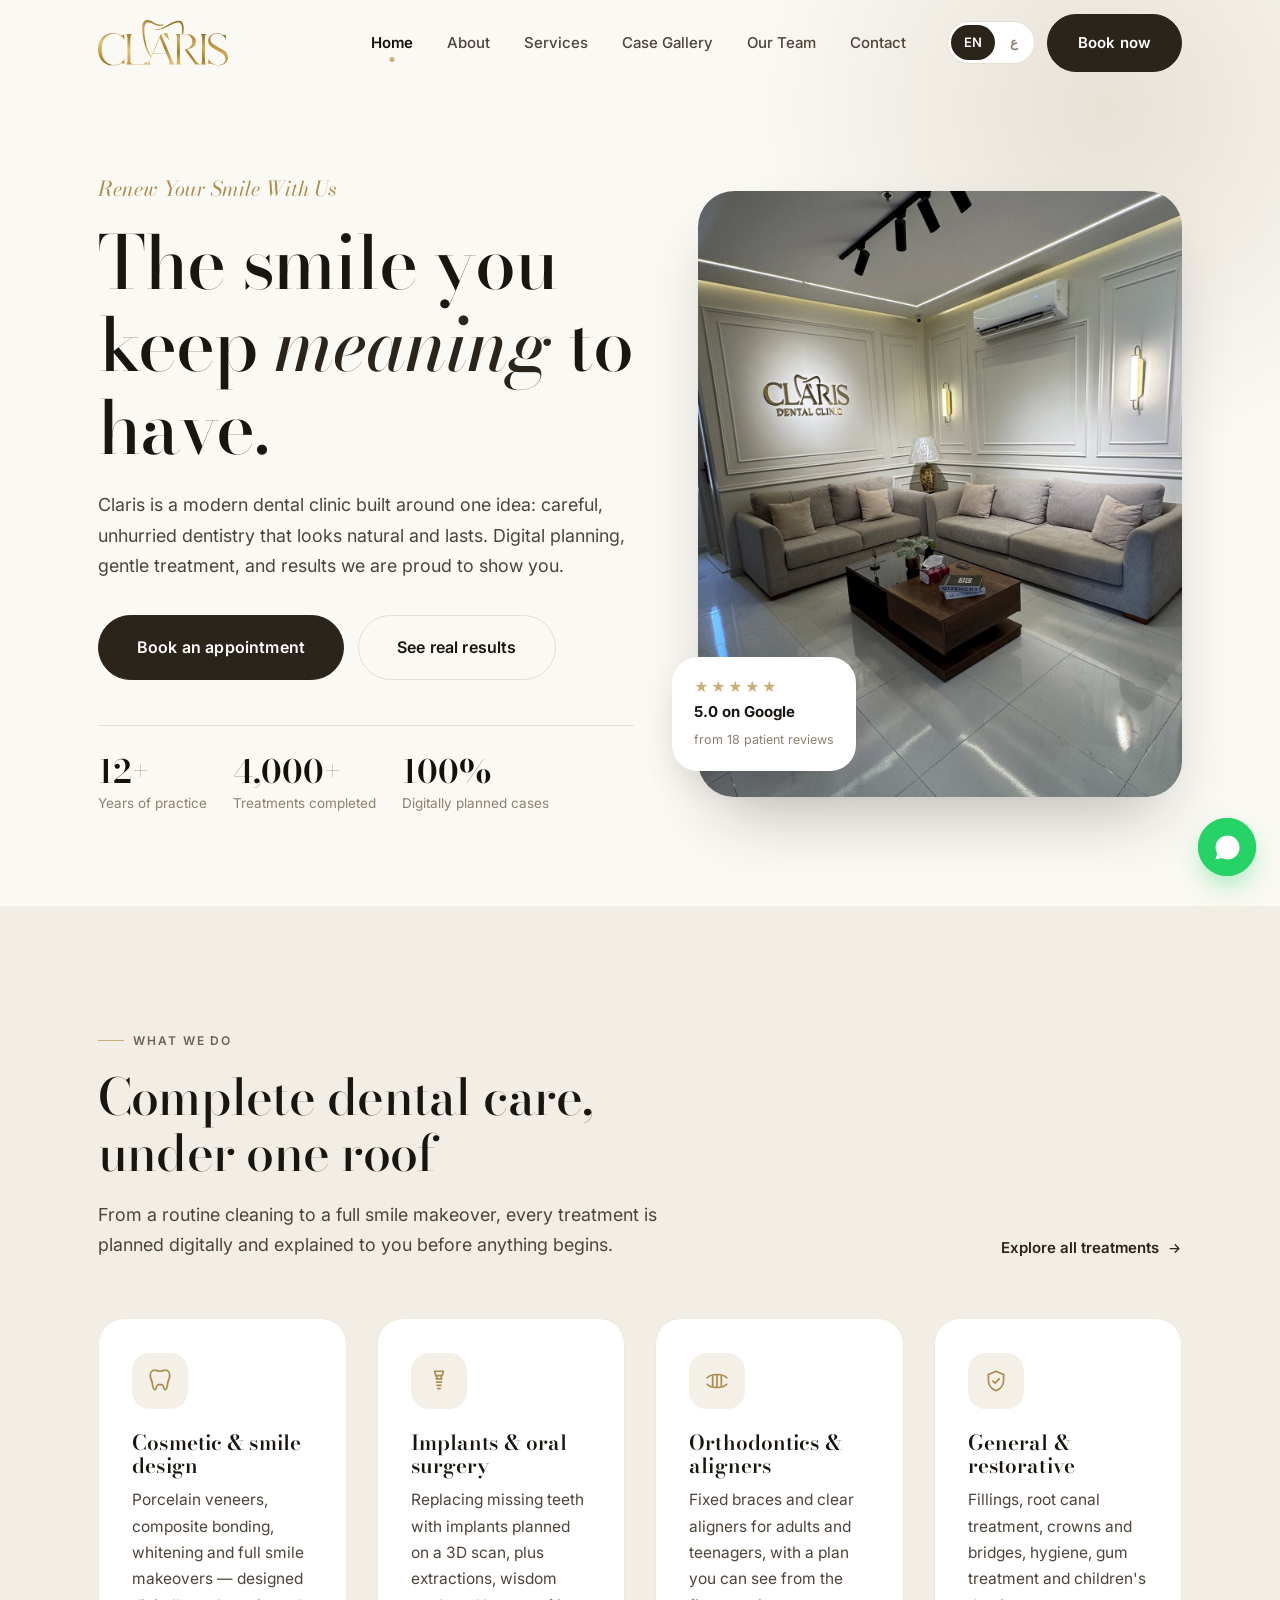
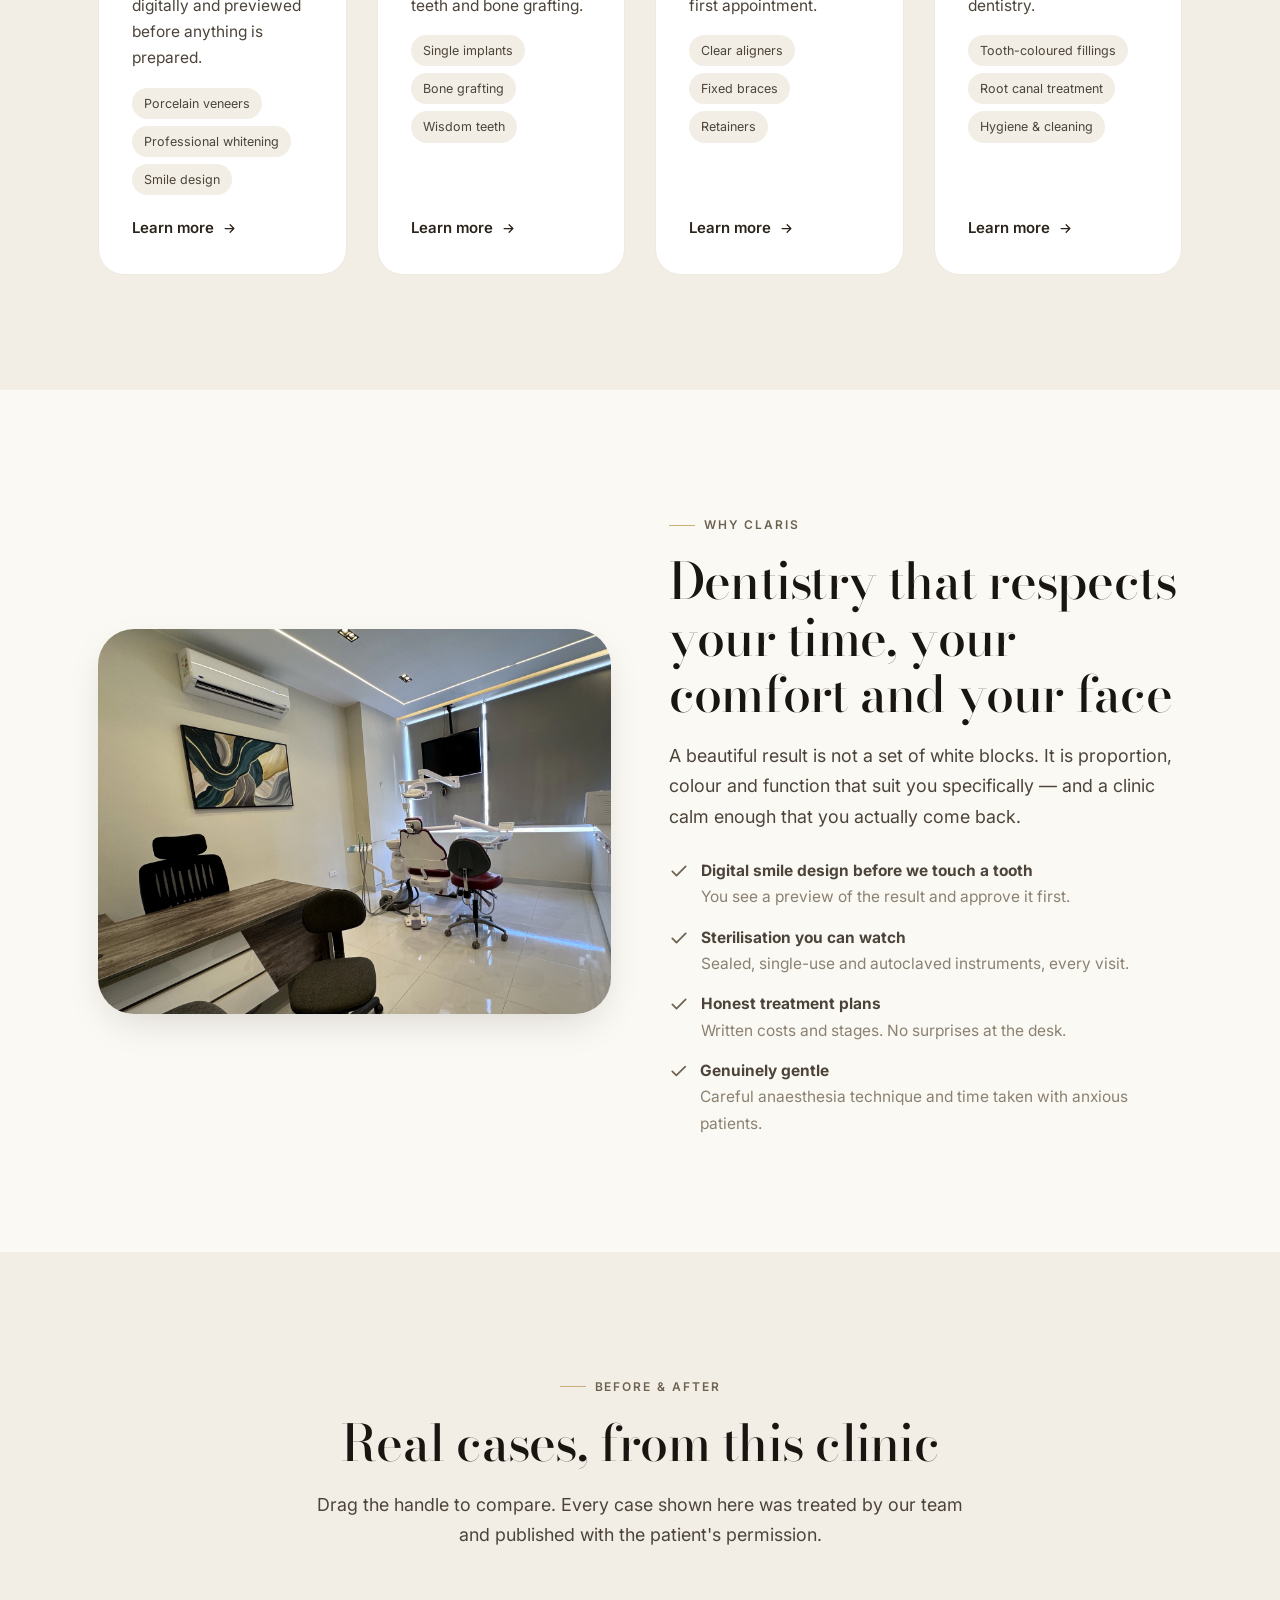
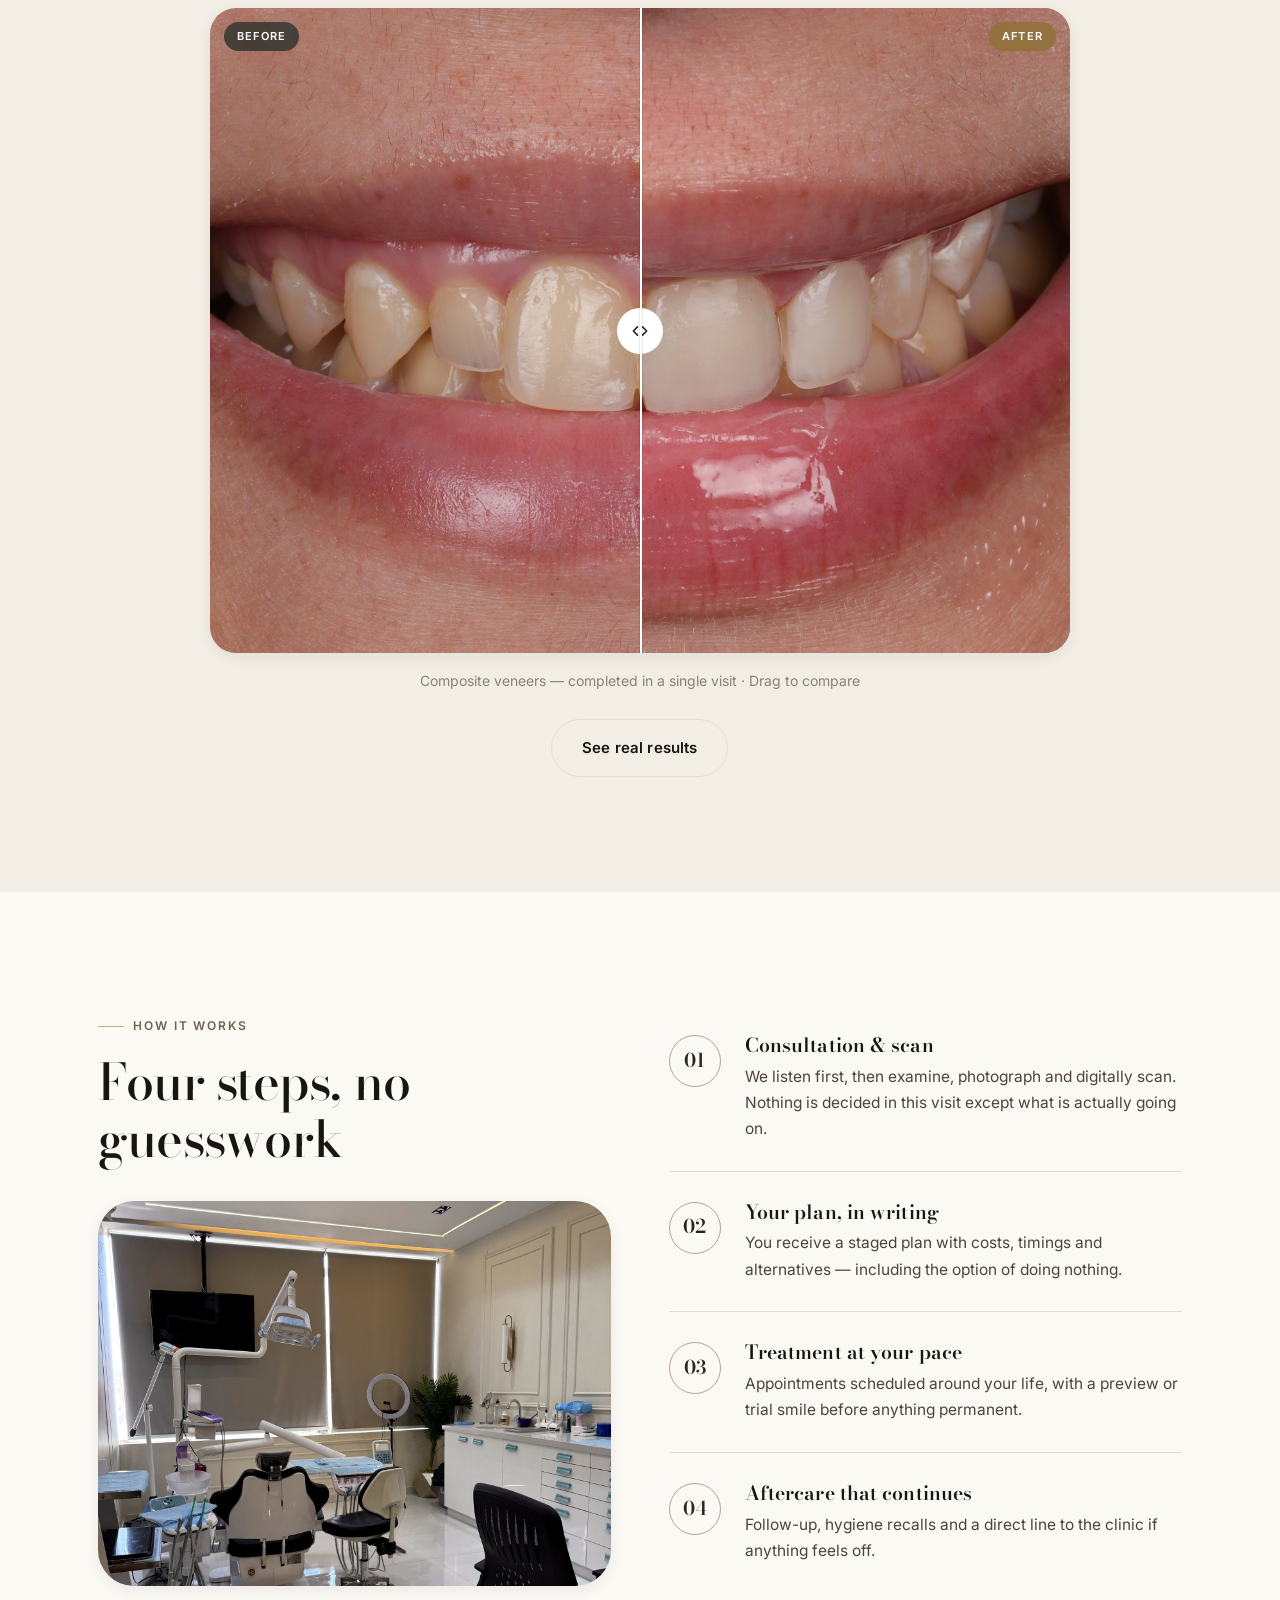
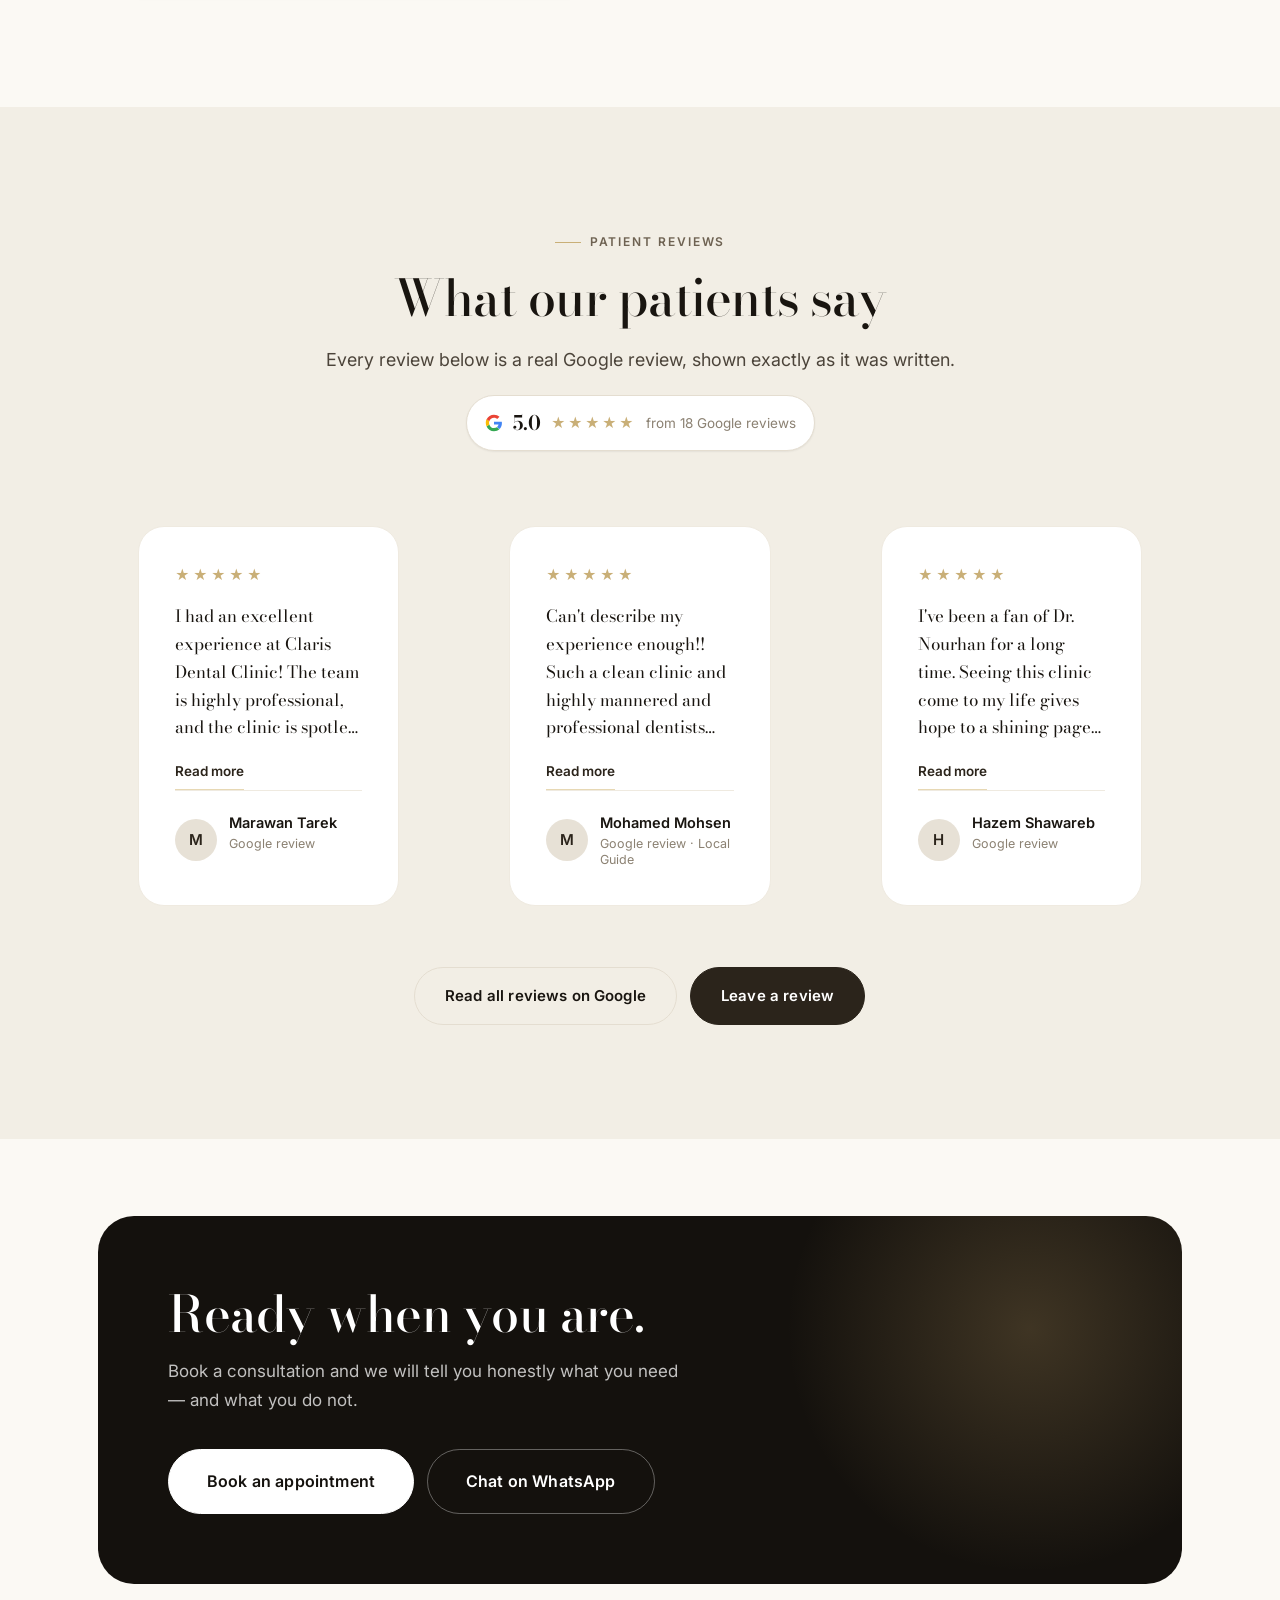
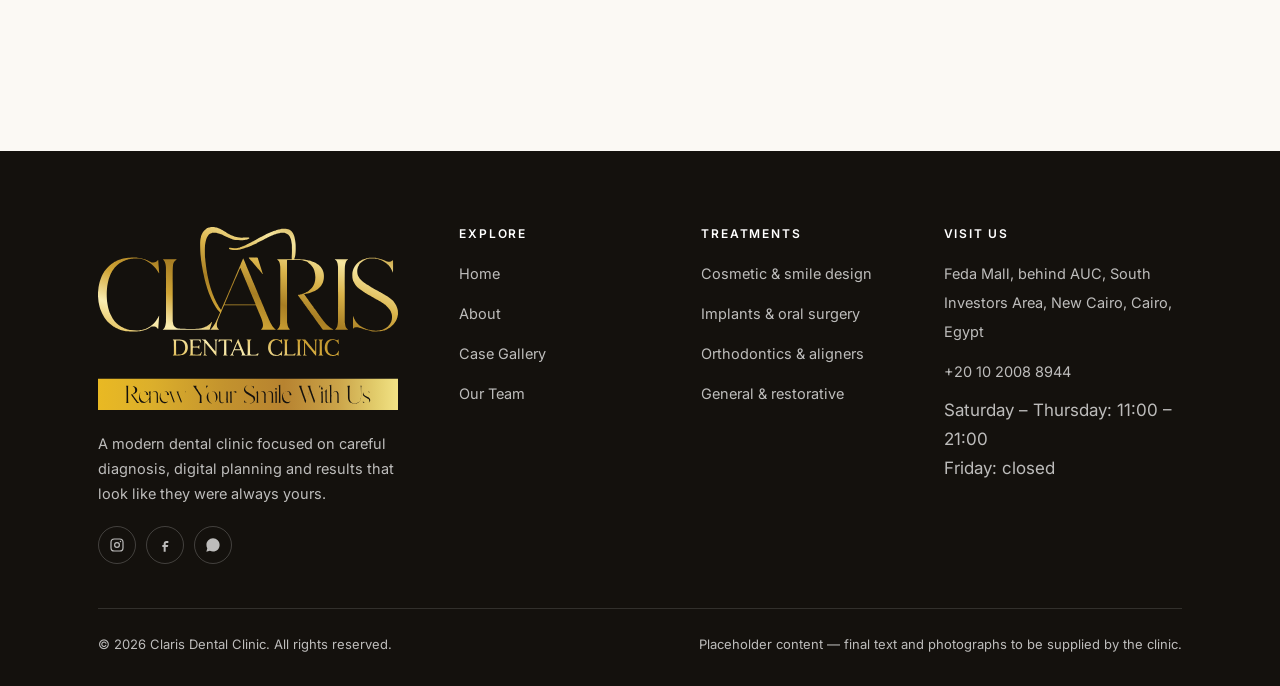
<file: index.html>
<!DOCTYPE html>
<html lang="en" dir="ltr">
<head>
<meta charset="utf-8">
<meta name="viewport" content="width=device-width, initial-scale=1">
<title data-i18n="home.title">Claris Dental Clinic</title>
<meta name="description" data-i18n-attr="content:home.desc" content="Claris Dental Clinic">
<meta name="theme-color" content="#14110D">
<meta property="og:type" content="website">
<meta property="og:title" data-i18n-attr="content:home.title" content="Claris Dental Clinic">
<meta property="og:description" data-i18n-attr="content:home.desc" content="Claris Dental Clinic">
<link rel="icon" href="assets/img/favicon.svg" type="image/svg+xml">
<link rel="preconnect" href="https://fonts.googleapis.com">
<link rel="preconnect" href="https://fonts.gstatic.com" crossorigin>
<link href="https://fonts.googleapis.com/css2?family=Bodoni+Moda:ital,opsz,wght@0,6..96,400..700;1,6..96,400..600&family=IBM+Plex+Sans+Arabic:wght@300;400;500;600;700&family=Inter:wght@300..700&family=Reem+Kufi:wght@400..700&display=swap" rel="stylesheet">
<script type="application/ld+json">
{
 "@context": "https://schema.org",
 "@type": "Dentist",
 "name": "Claris Dental Clinic",
 "alternateName": "عيادة كلاريس لطب الأسنان",
 "slogan": "Renew Your Smile With Us",
 "url": "https://clarisclinic.github.io/claris-dental/",
 "image": "https://clarisclinic.github.io/claris-dental/assets/img/clinic/hero.jpg",
 "logo": "https://clarisclinic.github.io/claris-dental/assets/img/logo.svg",
 "telephone": "+201020088944",
 "address": {
  "@type": "PostalAddress",
  "streetAddress": "Feda Mall, behind AUC, South Investors Area",
  "addressLocality": "New Cairo",
  "addressRegion": "Cairo",
  "addressCountry": "EG"
 },
 "geo": {
  "@type": "GeoCoordinates",
  "latitude": 30.003539,
  "longitude": 31.500034
 },
 "hasMap": "https://maps.app.goo.gl/VZRF8v6L4K2E1ky66",
 "sameAs": [
  "https://www.instagram.com/claris_dental_clinic",
  "https://www.facebook.com/profile.php?id=61573920159400"
 ]
}
</script>
<link rel="stylesheet" href="assets/css/style.css">
</head>
<body data-page="index.html">
<a class="skip" href="#main">Skip to content</a>
<div id="siteHeaderMount"></div>
<main id="main">

<!-- ================= HERO ================= -->
<section class="hero">
  <div class="container hero__inner">
    <div class="reveal">
      <p class="hero__tagline" data-i18n="brand.tagline"></p>
      <h1 class="h1" data-i18n="home.hero.title"></h1>
      <p class="lead" data-i18n="home.hero.lead"></p>
      <div class="hero__actions">
        <a href="contact.html" class="btn btn--lg" data-i18n="cta.book"></a>
        <a href="cases.html" class="btn btn--ghost btn--lg" data-i18n="cta.viewCases"></a>
      </div>
      <div class="hero__trust">
        <div><b data-count data-i18n="home.stat1n"></b><span data-i18n="home.stat1"></span></div>
        <div><b data-count data-i18n="home.stat2n"></b><span data-i18n="home.stat2"></span></div>
        <div><b data-i18n="home.stat3n"></b><span data-i18n="home.stat3"></span></div>
      </div>
    </div>
    <div class="hero__media reveal" data-d="2">
      <img src="assets/img/clinic/hero.jpg" alt="The waiting area at Claris Dental Clinic" width="1200" height="1500" style="border-radius:var(--r-xl);aspect-ratio:4/5;object-fit:cover;box-shadow:var(--shadow-lg);width:100%;height:auto">
      <div class="hero__badge">
        <div>
          <div class="stars">★★★★★</div>
          <b data-i18n="home.hero.badgeTitle"></b>
          <span data-i18n="home.hero.badgeSub"></span>
        </div>
      </div>
    </div>
  </div>
</section>

<!-- ================= SERVICES ================= -->
<section class="section section--alt">
  <div class="container">
    <div class="shead shead--split reveal">
      <div>
        <p class="eyebrow" data-i18n="home.svc.eyebrow"></p>
        <h2 class="h2" data-i18n="home.svc.title"></h2>
        <p class="lead" style="margin-top:18px" data-i18n="home.svc.lead"></p>
      </div>
      <a href="services.html" class="link-arrow"><span data-i18n="cta.allServices"></span><span data-icon="arrow"></span></a>
    </div>
    <div class="grid g-4">
      <a href="services.html#cosmetic" class="card reveal" data-d="1">
        <div class="card__icon" data-icon="tooth"></div>
        <h3 data-i18n="svc.cos.name"></h3>
        <p data-i18n="svc.cos.desc"></p>
        <ul class="card__list">
          <li data-i18n="svc.cos.l1"></li><li data-i18n="svc.cos.l3"></li><li data-i18n="svc.cos.l4"></li>
        </ul>
        <span class="link-arrow"><span data-i18n="common.learnMore"></span><span data-icon="arrow"></span></span>
      </a>
      <a href="services.html#implants" class="card reveal" data-d="2">
        <div class="card__icon" data-icon="implant"></div>
        <h3 data-i18n="svc.imp.name"></h3>
        <p data-i18n="svc.imp.desc"></p>
        <ul class="card__list">
          <li data-i18n="svc.imp.l1"></li><li data-i18n="svc.imp.l3"></li><li data-i18n="svc.imp.l4"></li>
        </ul>
        <span class="link-arrow"><span data-i18n="common.learnMore"></span><span data-icon="arrow"></span></span>
      </a>
      <a href="services.html#ortho" class="card reveal" data-d="3">
        <div class="card__icon" data-icon="align"></div>
        <h3 data-i18n="svc.ort.name"></h3>
        <p data-i18n="svc.ort.desc"></p>
        <ul class="card__list">
          <li data-i18n="svc.ort.l1"></li><li data-i18n="svc.ort.l2"></li><li data-i18n="svc.ort.l4"></li>
        </ul>
        <span class="link-arrow"><span data-i18n="common.learnMore"></span><span data-icon="arrow"></span></span>
      </a>
      <a href="services.html#general" class="card reveal" data-d="4">
        <div class="card__icon" data-icon="shield"></div>
        <h3 data-i18n="svc.gen.name"></h3>
        <p data-i18n="svc.gen.desc"></p>
        <ul class="card__list">
          <li data-i18n="svc.gen.l1"></li><li data-i18n="svc.gen.l2"></li><li data-i18n="svc.gen.l4"></li>
        </ul>
        <span class="link-arrow"><span data-i18n="common.learnMore"></span><span data-icon="arrow"></span></span>
      </a>
    </div>
  </div>
</section>

<!-- ================= WHY ================= -->
<section class="section">
  <div class="container split">
    <div class="reveal">
      <img src="assets/img/clinic/room.jpg" alt="A treatment room at Claris Dental Clinic" loading="lazy" width="1600" height="1200" style="border-radius:var(--r-xl);aspect-ratio:4/3;object-fit:cover;width:100%;box-shadow:var(--shadow);height:auto">
    </div>
    <div class="reveal" data-d="2">
      <p class="eyebrow" data-i18n="home.why.eyebrow"></p>
      <h2 class="h2" data-i18n="home.why.title"></h2>
      <p class="lead" style="margin-top:18px" data-i18n="home.why.lead"></p>
      <div class="ticks">
        <div class="tick"><span data-icon="check"></span><span><b data-i18n="home.why.p1"></b><br><span class="muted" data-i18n="home.why.p1d"></span></span></div>
        <div class="tick"><span data-icon="check"></span><span><b data-i18n="home.why.p2"></b><br><span class="muted" data-i18n="home.why.p2d"></span></span></div>
        <div class="tick"><span data-icon="check"></span><span><b data-i18n="home.why.p3"></b><br><span class="muted" data-i18n="home.why.p3d"></span></span></div>
        <div class="tick"><span data-icon="check"></span><span><b data-i18n="home.why.p4"></b><br><span class="muted" data-i18n="home.why.p4d"></span></span></div>
      </div>
    </div>
  </div>
</section>

<!-- ================= BEFORE / AFTER ================= -->
<section class="section section--alt">
  <div class="container">
    <div class="shead shead--center reveal">
      <p class="eyebrow" data-i18n="home.ba.eyebrow"></p>
      <h2 class="h2" data-i18n="home.ba.title"></h2>
      <p class="lead" data-i18n="home.ba.lead"></p>
    </div>
    <div class="reveal" data-d="2" style="max-width:860px;margin-inline:auto">
      <div class="ba">
        <img class="ba__img" src="assets/img/cases/case-01-before.jpg" alt="">
        <img class="ba__img ba__after" src="assets/img/cases/case-01-after.jpg" alt="">
        <span class="ba__tag ba__tag--b" data-i18n="common.before"></span>
        <span class="ba__tag ba__tag--a" data-i18n="common.after"></span>
        <span class="ba__handle"></span>
        <span class="ba__knob" data-icon="drag"></span>
      </div>
      <p class="muted center" style="margin-top:16px;font-size:14px"><span data-i18n="home.ba.case"></span> · <span data-i18n="common.drag"></span></p>
      <div class="center" style="margin-top:26px"><a href="cases.html" class="btn btn--ghost" data-i18n="cta.viewCases"></a></div>
    </div>
  </div>
</section>

<!-- ================= STEPS ================= -->
<section class="section">
  <div class="container split" style="align-items:start">
    <div class="reveal">
      <p class="eyebrow" data-i18n="home.steps.eyebrow"></p>
      <h2 class="h2" data-i18n="home.steps.title"></h2>
      <img src="assets/img/clinic/tech.jpg" alt="Treatment room and equipment at Claris Dental Clinic" loading="lazy" width="1600" height="1200" style="border-radius:var(--r-xl);aspect-ratio:4/3;object-fit:cover;width:100%;margin-top:34px;box-shadow:var(--shadow-sm);height:auto">
    </div>
    <div class="steps reveal" data-d="2">
      <div class="step"><div class="step__n"></div><div><h3 data-i18n="home.steps.s1"></h3><p data-i18n="home.steps.s1d"></p></div></div>
      <div class="step"><div class="step__n"></div><div><h3 data-i18n="home.steps.s2"></h3><p data-i18n="home.steps.s2d"></p></div></div>
      <div class="step"><div class="step__n"></div><div><h3 data-i18n="home.steps.s3"></h3><p data-i18n="home.steps.s3d"></p></div></div>
      <div class="step"><div class="step__n"></div><div><h3 data-i18n="home.steps.s4"></h3><p data-i18n="home.steps.s4d"></p></div></div>
    </div>
  </div>
</section>

<!-- ================= REVIEWS (real, from Google) ================= -->
<section class="section section--alt">
  <div class="container">
    <div class="shead shead--center reveal">
      <p class="eyebrow" data-i18n="home.testi.eyebrow"></p>
      <h2 class="h2" data-i18n="home.testi.title"></h2>
      <p class="lead" data-i18n="home.testi.lead"></p>
      <div class="rating">
        <span class="rating__g"><svg viewBox="0 0 48 48" width="18" height="18" aria-hidden="true"><path fill="#4285F4" d="M45.1 24.5c0-1.6-.1-2.8-.4-4H24v7.3h12.1c-.2 2-1.6 5-4.5 7l6.9 5.3c4.1-3.8 6.6-9.4 6.6-15.6z"/><path fill="#34A853" d="M24 46c5.9 0 10.9-2 14.5-5.3l-6.9-5.3c-1.9 1.3-4.4 2.2-7.6 2.2-5.8 0-10.7-3.8-12.5-9.700l-7.2 5.5C7.9 40.8 15.3 46 24 46z"/><path fill="#FBBC05" d="M11.5 27.9c-.5-1.4-.8-2.8-.8-4.4s.3-3 .7-4.4l-7.2-5.6C2.8 16.6 2 20.2 2 23.5s.8 6.9 2.3 10z"/><path fill="#EA4335" d="M24 10.1c4.1 0 6.9 1.8 8.5 3.3l6.2-6C34.9 3.9 29.9 2 24 2 15.3 2 7.9 7.2 4.3 14l7.2 5.6C13.3 13.9 18.2 10.1 24 10.1z"/></svg></span>
        <b class="rating__score" data-i18n="home.testi.score"></b>
        <span class="rating__stars">★★★★★</span>
        <span class="rating__count" data-i18n="home.testi.count"></span>
      </div>
    </div>
    <div class="grid g-3 reviews-grid">
      <blockquote class="quote reveal" data-d="1">
        <div class="stars">★★★★★</div><p data-i18n="home.testi.q1"></p>
        <button type="button" class="quote__more" data-i18n-attr="data-more:common.more;data-less:common.less"></button>
        <footer><span class="avatar">M</span><span><cite data-i18n="home.testi.n1"></cite><small data-i18n="home.testi.r1"></small></span></footer>
      </blockquote>
      <blockquote class="quote reveal" data-d="2">
        <div class="stars">★★★★★</div><p data-i18n="home.testi.q2"></p>
        <button type="button" class="quote__more" data-i18n-attr="data-more:common.more;data-less:common.less"></button>
        <footer><span class="avatar">M</span><span><cite data-i18n="home.testi.n2"></cite><small data-i18n="home.testi.r2"></small></span></footer>
      </blockquote>
      <blockquote class="quote reveal" data-d="3">
        <div class="stars">★★★★★</div><p data-i18n="home.testi.q3"></p>
        <button type="button" class="quote__more" data-i18n-attr="data-more:common.more;data-less:common.less"></button>
        <footer><span class="avatar">H</span><span><cite data-i18n="home.testi.n3"></cite><small data-i18n="home.testi.r3"></small></span></footer>
      </blockquote>
    </div>
    <div class="reviews__cta reveal">
      <a href="#" data-href="reviews" class="btn btn--ghost"><span data-i18n="home.testi.readAll"></span></a>
      <a href="#" data-href="review" class="btn"><span data-i18n="home.testi.leave"></span></a>
    </div>
  </div>
</section>

<!-- ================= CTA ================= -->
<section class="section section--tight">
  <div class="container">
    <div class="cta reveal">
      <div class="cta__inner">
        <div>
          
          <h2 class="h2" data-i18n="home.cta.title"></h2>
          <p data-i18n="home.cta.lead"></p>
        </div>
        <div class="cta__actions">
          <a href="contact.html" class="btn btn--light btn--lg" data-i18n="cta.book"></a>
          <a href="#" data-href="wa" class="btn btn--outline-light btn--lg" data-i18n="cta.whatsapp"></a>
        </div>
      </div>
    </div>
  </div>
</section>
</main>
<div id="siteFooterMount"></div>
<script src="assets/js/main.js" defer></script>
<script src="assets/js/i18n.js" defer></script>
</body>
</html>
</file>
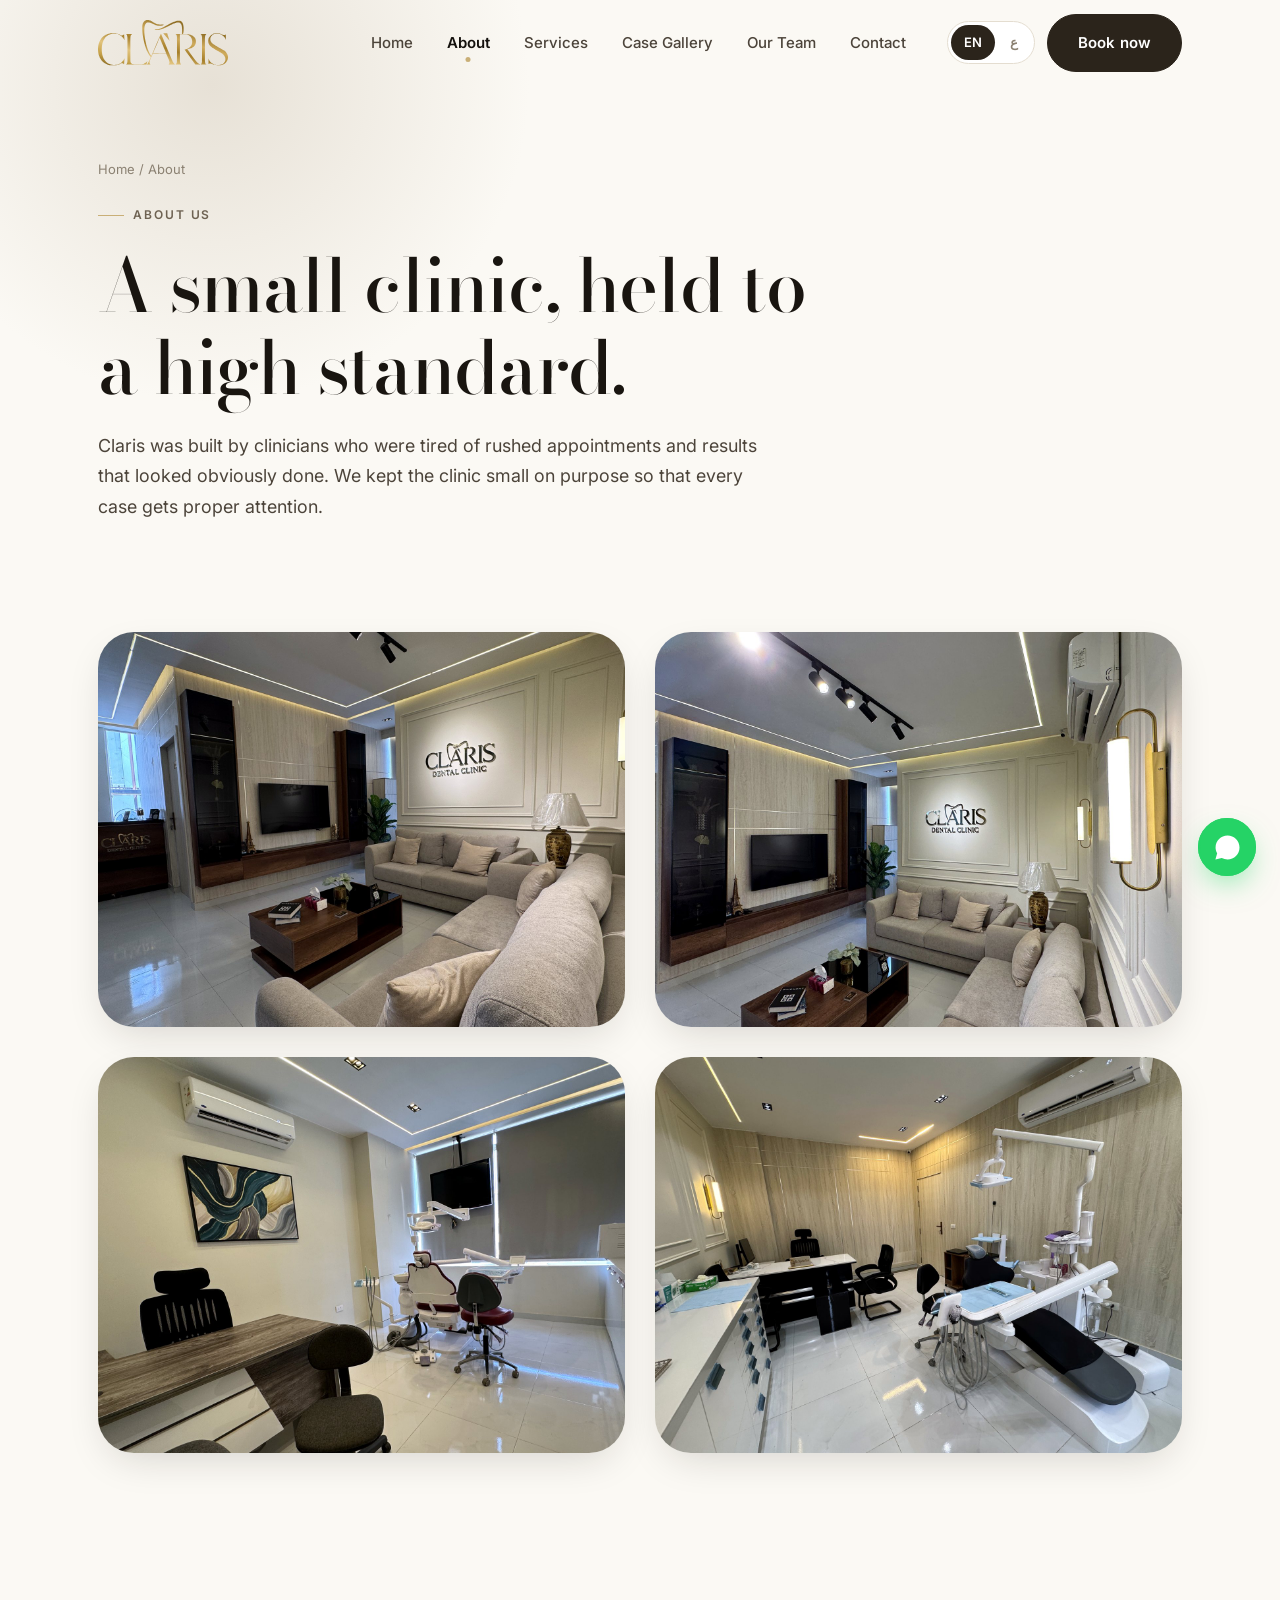
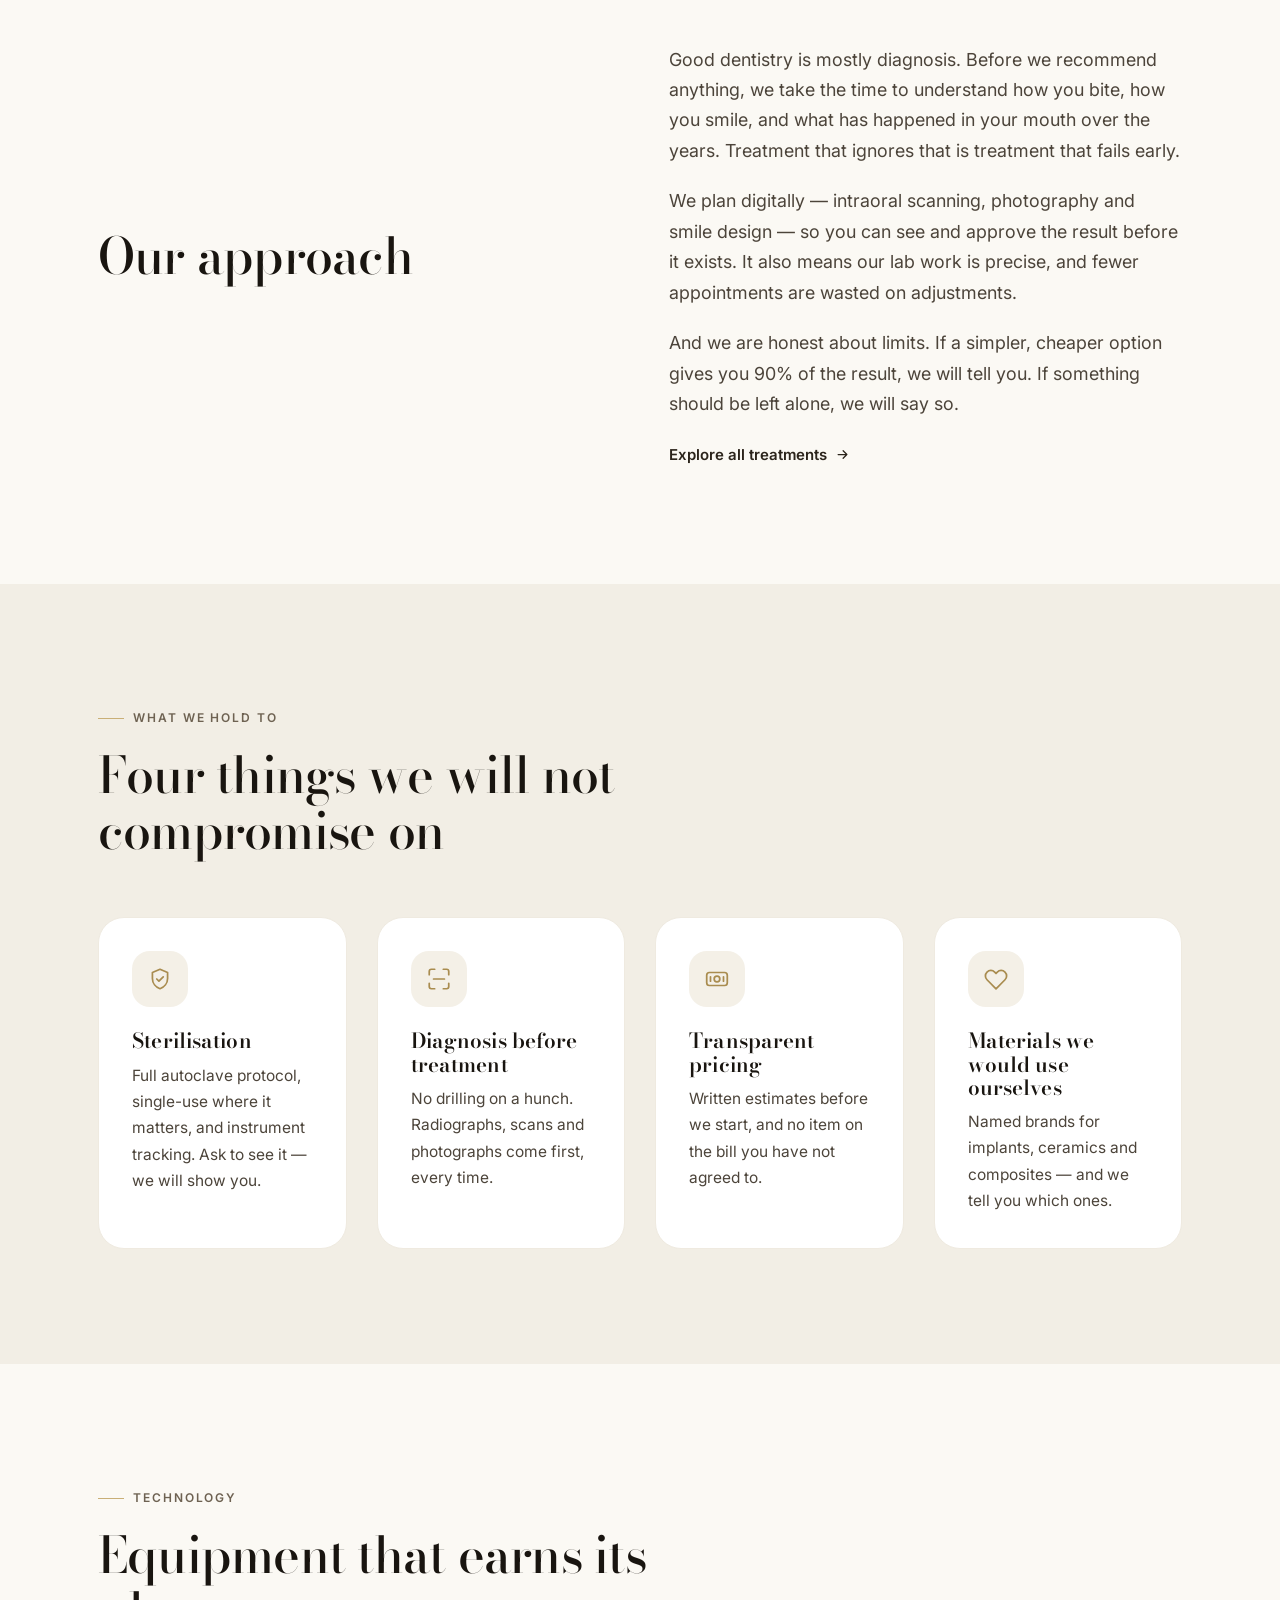
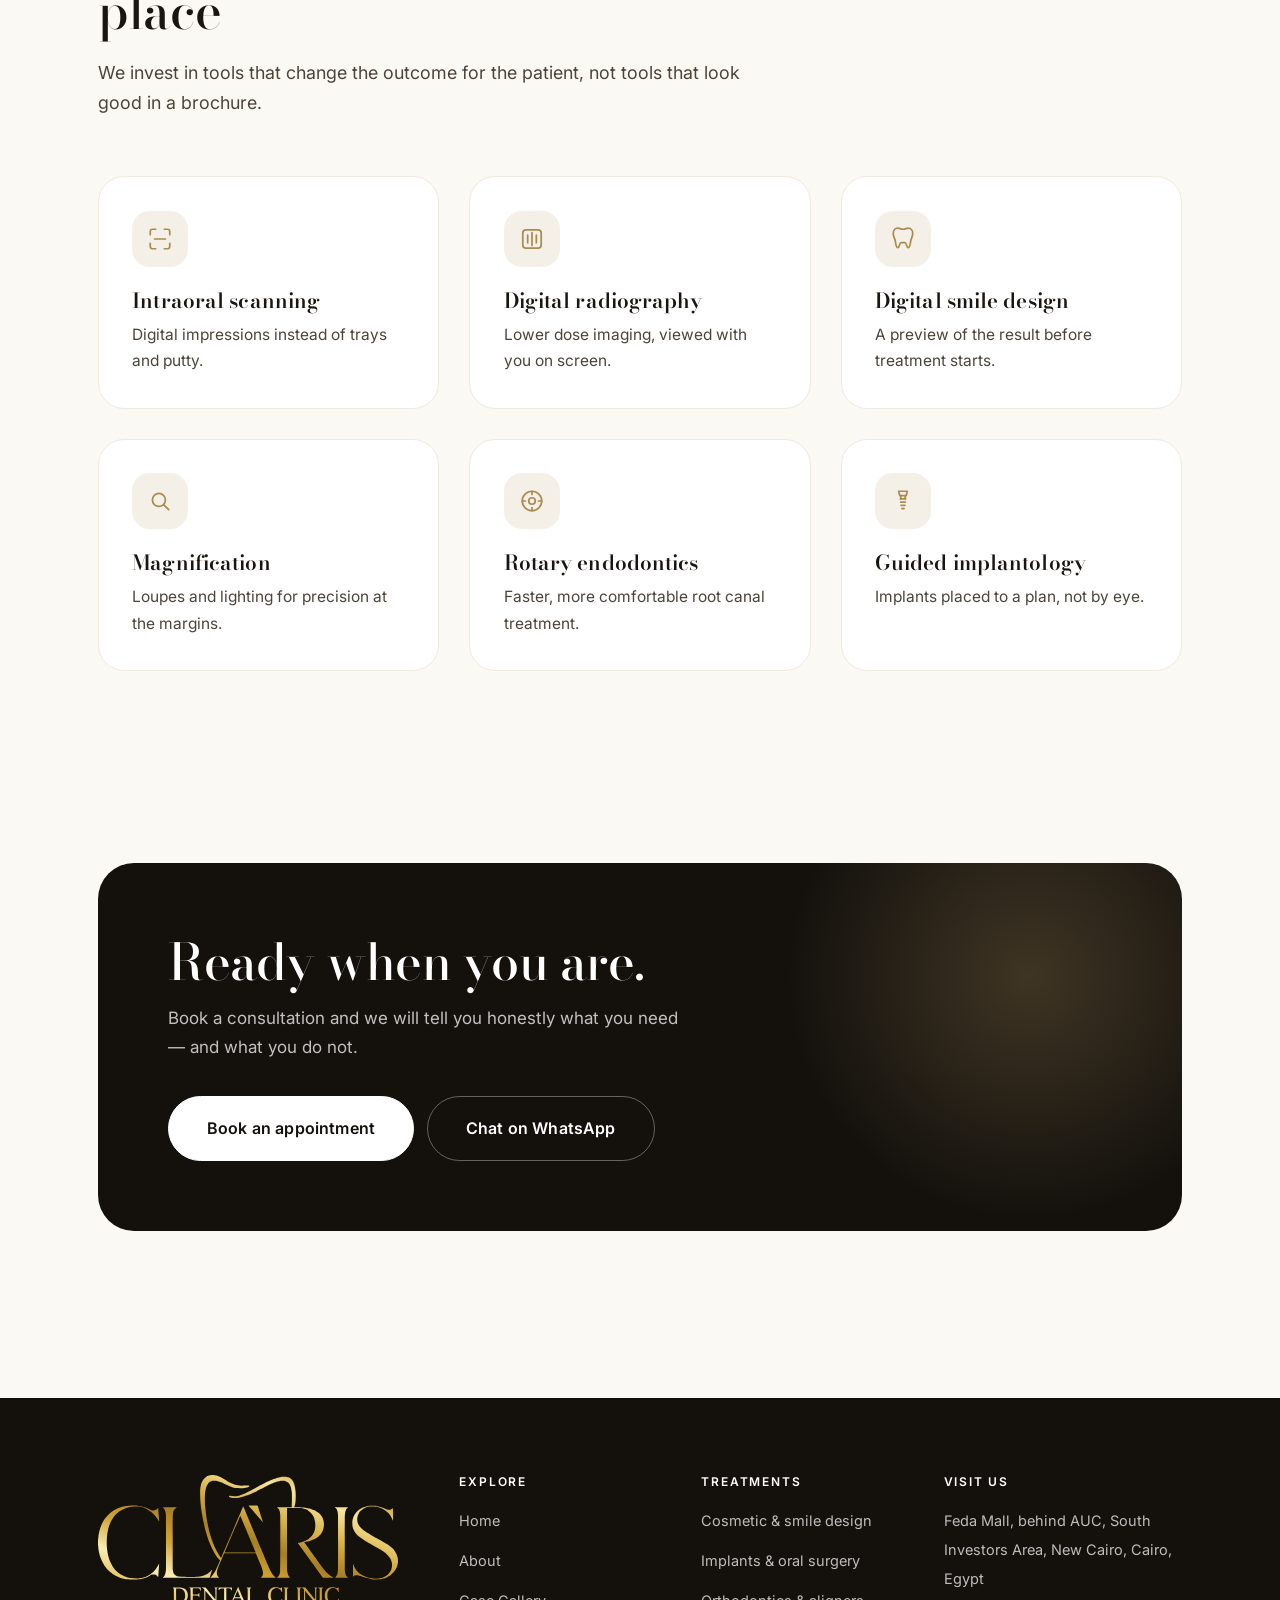
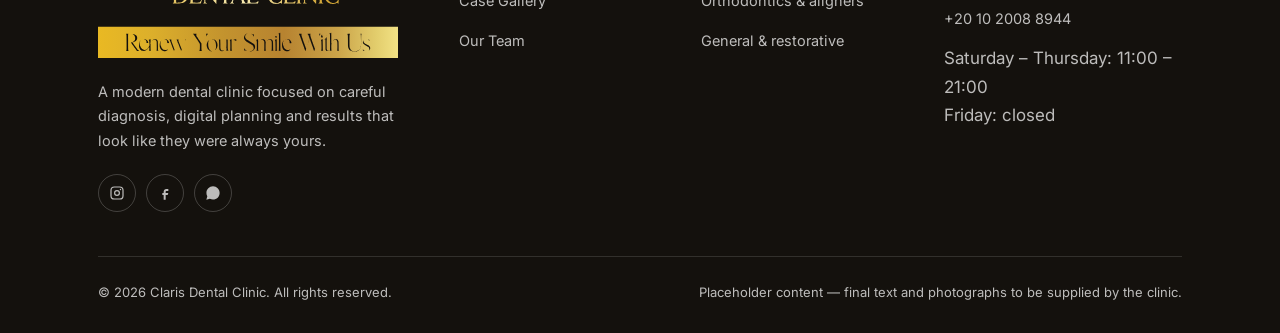
<file: about.html>
<!DOCTYPE html>
<html lang="en" dir="ltr">
<head>
<meta charset="utf-8">
<meta name="viewport" content="width=device-width, initial-scale=1">
<title data-i18n="about.title">Claris Dental Clinic</title>
<meta name="description" data-i18n-attr="content:about.desc" content="Claris Dental Clinic">
<meta name="theme-color" content="#14110D">
<meta property="og:type" content="website">
<meta property="og:title" data-i18n-attr="content:about.title" content="Claris Dental Clinic">
<meta property="og:description" data-i18n-attr="content:about.desc" content="Claris Dental Clinic">
<link rel="icon" href="assets/img/favicon.svg" type="image/svg+xml">
<link rel="preconnect" href="https://fonts.googleapis.com">
<link rel="preconnect" href="https://fonts.gstatic.com" crossorigin>
<link href="https://fonts.googleapis.com/css2?family=Bodoni+Moda:ital,opsz,wght@0,6..96,400..700;1,6..96,400..600&family=IBM+Plex+Sans+Arabic:wght@300;400;500;600;700&family=Inter:wght@300..700&family=Reem+Kufi:wght@400..700&display=swap" rel="stylesheet">
<link rel="stylesheet" href="assets/css/style.css">
</head>
<body data-page="about.html">
<a class="skip" href="#main">Skip to content</a>
<div id="siteHeaderMount"></div>
<main id="main">

<section class="phead">
  <div class="container">
    <p class="crumb"><a href="index.html" data-i18n="nav.home"></a> / <span data-i18n="nav.about"></span></p>
    <p class="eyebrow" data-i18n="about.eyebrow"></p>
    <h1 class="h1" style="max-width:16ch" data-i18n="about.h1"></h1>
    <p class="lead" style="margin-top:22px" data-i18n="about.lead"></p>
  </div>
</section>

<section class="section--tight">
  <div class="container grid g-2">
    <img class="reveal" src="assets/img/clinic/reception.jpg" alt="The Claris reception and waiting area" loading="lazy" width="1600" height="1200" style="border-radius:var(--r-xl);aspect-ratio:4/3;object-fit:cover;width:100%;box-shadow:var(--shadow);height:auto">
    <img class="reveal" data-d="2" src="assets/img/clinic/waiting.jpg" alt="The waiting area at Claris Dental Clinic" loading="lazy" width="1600" height="1200" style="border-radius:var(--r-xl);aspect-ratio:4/3;object-fit:cover;width:100%;box-shadow:var(--shadow);height:auto">
    <img class="reveal" src="assets/img/clinic/room.jpg" alt="A treatment room at Claris Dental Clinic" loading="lazy" width="1600" height="1200" style="border-radius:var(--r-xl);aspect-ratio:4/3;object-fit:cover;width:100%;box-shadow:var(--shadow);height:auto">
    <img class="reveal" data-d="2" src="assets/img/clinic/room-2.jpg" alt="A second treatment room at Claris Dental Clinic" loading="lazy" width="1600" height="1200" style="border-radius:var(--r-xl);aspect-ratio:4/3;object-fit:cover;width:100%;box-shadow:var(--shadow);height:auto">
  </div>
</section>

<section class="section">
  <div class="container split">
    <div class="reveal">
      <h2 class="h2" data-i18n="about.story.title"></h2>
    </div>
    <div class="reveal" data-d="2" style="display:grid;gap:20px">
      <p class="lead" data-i18n="about.story.p1"></p>
      <p class="lead" data-i18n="about.story.p2"></p>
      <p class="lead" data-i18n="about.story.p3"></p>
      <div><a href="services.html" class="link-arrow"><span data-i18n="cta.allServices"></span><span data-icon="arrow"></span></a></div>
    </div>
  </div>
</section>

<section class="section section--alt">
  <div class="container">
    <div class="shead reveal">
      <p class="eyebrow" data-i18n="about.values.eyebrow"></p>
      <h2 class="h2" data-i18n="about.values.title"></h2>
    </div>
    <div class="grid g-4">
      <div class="card reveal" data-d="1"><div class="card__icon" data-icon="shield"></div><h3 data-i18n="about.v1"></h3><p data-i18n="about.v1d"></p></div>
      <div class="card reveal" data-d="2"><div class="card__icon" data-icon="scan"></div><h3 data-i18n="about.v2"></h3><p data-i18n="about.v2d"></p></div>
      <div class="card reveal" data-d="3"><div class="card__icon" data-icon="money"></div><h3 data-i18n="about.v3"></h3><p data-i18n="about.v3d"></p></div>
      <div class="card reveal" data-d="4"><div class="card__icon" data-icon="heart"></div><h3 data-i18n="about.v4"></h3><p data-i18n="about.v4d"></p></div>
    </div>
  </div>
</section>

<section class="section">
  <div class="container">
    <div class="shead reveal">
      <p class="eyebrow" data-i18n="about.tech.eyebrow"></p>
      <h2 class="h2" data-i18n="about.tech.title"></h2>
      <p class="lead" style="margin-top:18px" data-i18n="about.tech.lead"></p>
    </div>
    <div class="grid g-3">
      <div class="card reveal" data-d="1"><div class="card__icon" data-icon="scan"></div><h3 data-i18n="about.t1"></h3><p data-i18n="about.t1d"></p></div>
      <div class="card reveal" data-d="2"><div class="card__icon" data-icon="xray"></div><h3 data-i18n="about.t2"></h3><p data-i18n="about.t2d"></p></div>
      <div class="card reveal" data-d="3"><div class="card__icon" data-icon="tooth"></div><h3 data-i18n="about.t3"></h3><p data-i18n="about.t3d"></p></div>
      <div class="card reveal" data-d="4"><div class="card__icon" data-icon="micro"></div><h3 data-i18n="about.t4"></h3><p data-i18n="about.t4d"></p></div>
      <div class="card reveal" data-d="5"><div class="card__icon" data-icon="guide"></div><h3 data-i18n="about.t5"></h3><p data-i18n="about.t5d"></p></div>
      <div class="card reveal" data-d="6"><div class="card__icon" data-icon="implant"></div><h3 data-i18n="about.t6"></h3><p data-i18n="about.t6d"></p></div>
    </div>
  </div>
</section>

<section class="section section--tight">
  <div class="container">
    <div class="cta reveal">
      <div class="cta__inner">
        <div><h2 class="h2" data-i18n="home.cta.title"></h2><p data-i18n="home.cta.lead"></p></div>
        <div class="cta__actions">
          <a href="contact.html" class="btn btn--light btn--lg" data-i18n="cta.book"></a>
          <a href="#" data-href="wa" class="btn btn--outline-light btn--lg" data-i18n="cta.whatsapp"></a>
        </div>
      </div>
    </div>
  </div>
</section>
</main>
<div id="siteFooterMount"></div>
<script src="assets/js/main.js" defer></script>
<script src="assets/js/i18n.js" defer></script>
</body>
</html>
</file>
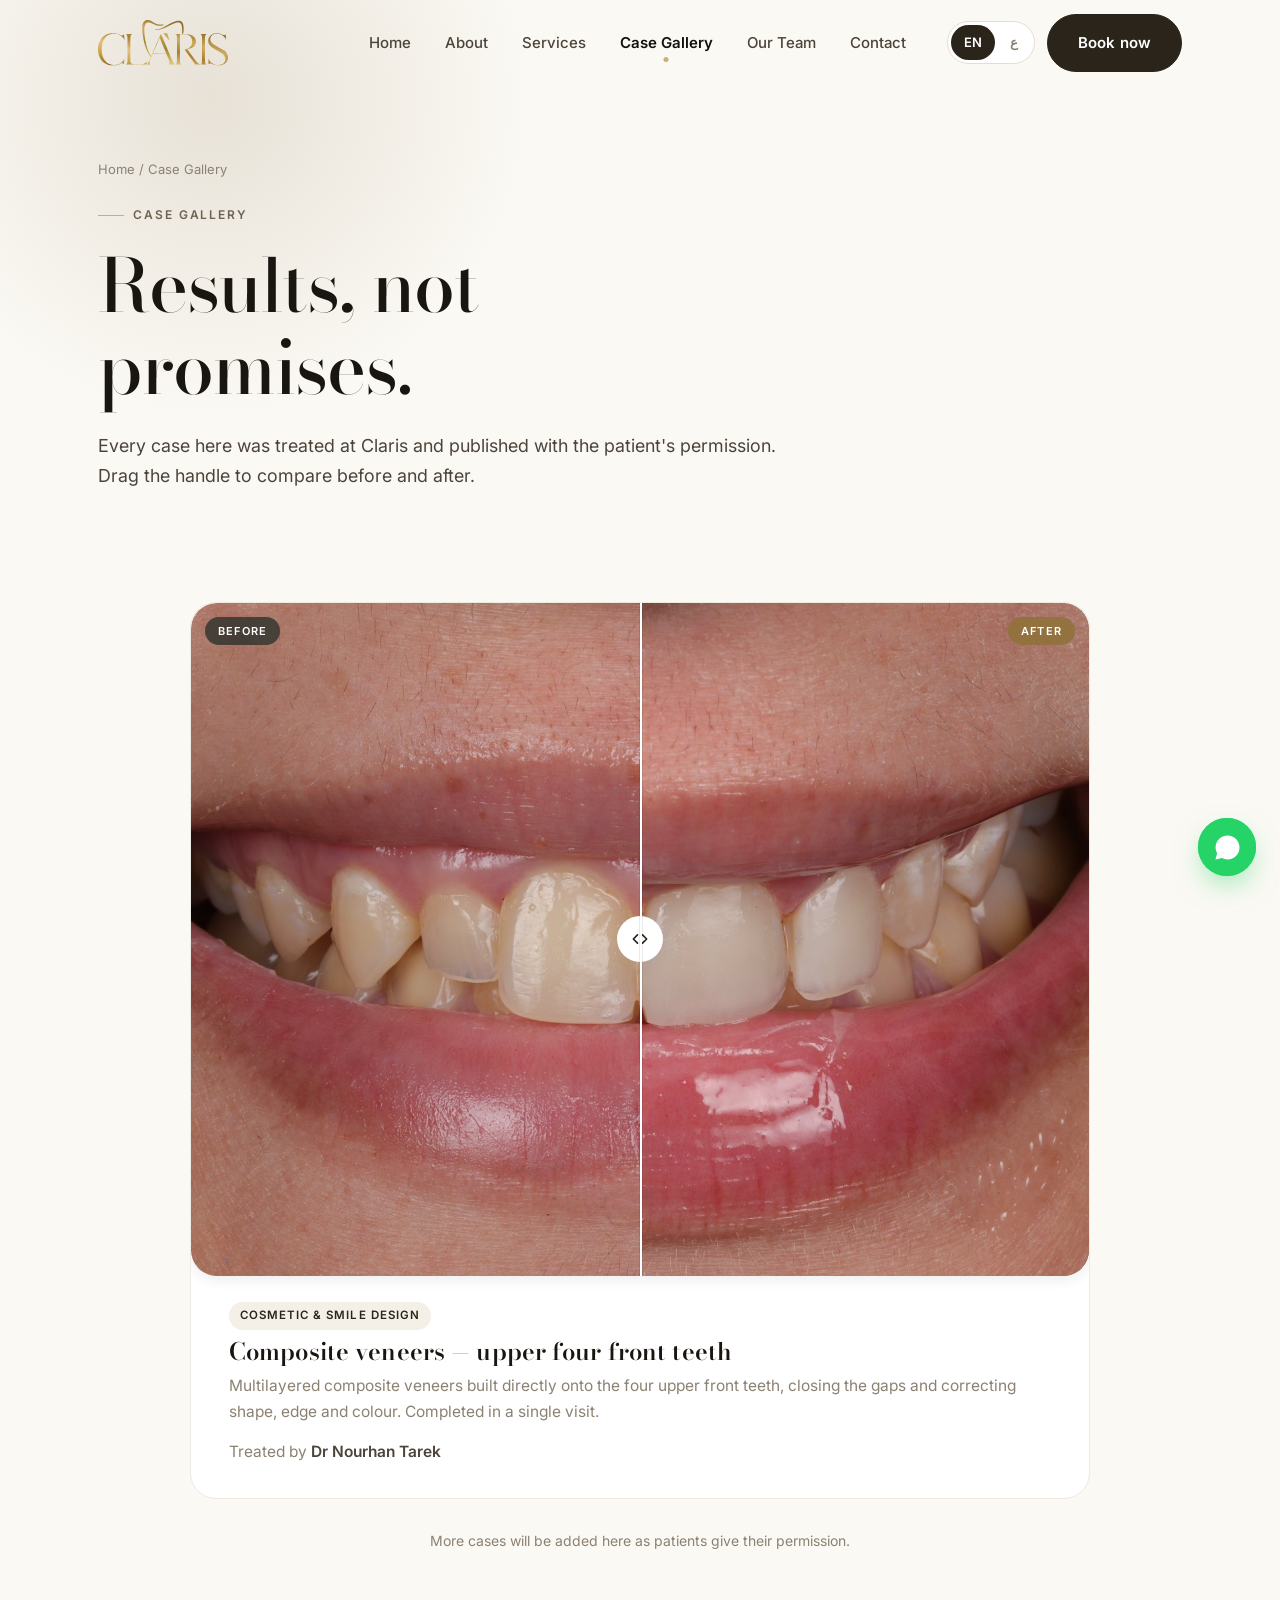
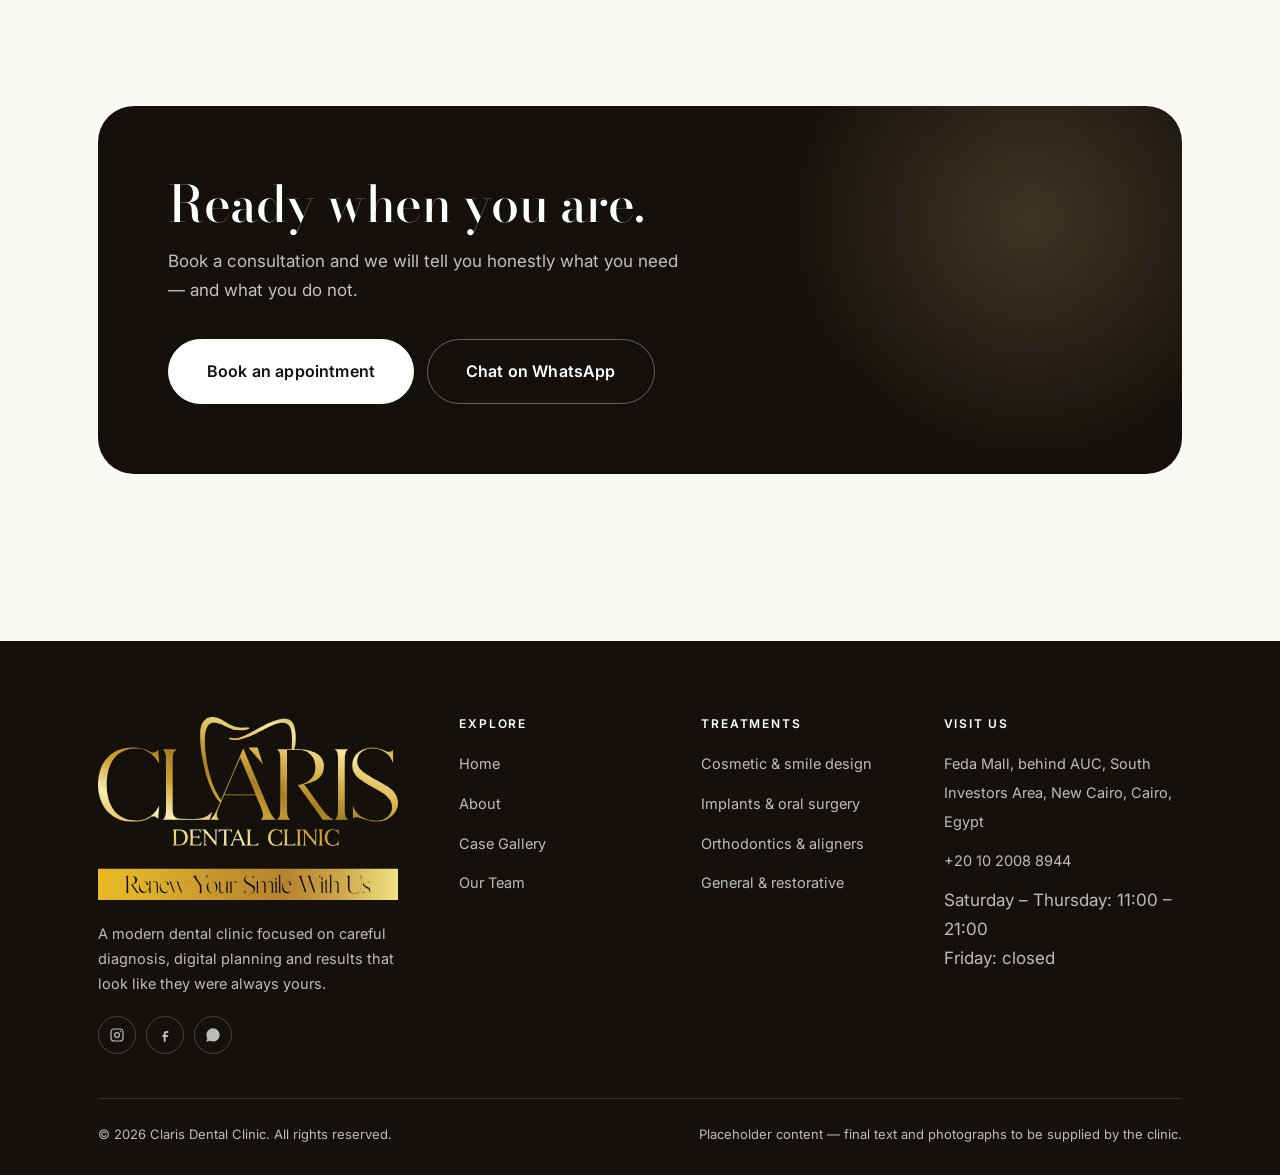
<file: cases.html>
<!DOCTYPE html>
<html lang="en" dir="ltr">
<head>
<meta charset="utf-8">
<meta name="viewport" content="width=device-width, initial-scale=1">
<title data-i18n="cases.title">Claris Dental Clinic</title>
<meta name="description" data-i18n-attr="content:cases.desc" content="Claris Dental Clinic">
<meta name="theme-color" content="#14110D">
<meta property="og:type" content="website">
<meta property="og:title" data-i18n-attr="content:cases.title" content="Claris Dental Clinic">
<meta property="og:description" data-i18n-attr="content:cases.desc" content="Claris Dental Clinic">
<link rel="icon" href="assets/img/favicon.svg" type="image/svg+xml">
<link rel="preconnect" href="https://fonts.googleapis.com">
<link rel="preconnect" href="https://fonts.gstatic.com" crossorigin>
<link href="https://fonts.googleapis.com/css2?family=Bodoni+Moda:ital,opsz,wght@0,6..96,400..700;1,6..96,400..600&family=IBM+Plex+Sans+Arabic:wght@300;400;500;600;700&family=Inter:wght@300..700&family=Reem+Kufi:wght@400..700&display=swap" rel="stylesheet">
<link rel="stylesheet" href="assets/css/style.css">
</head>
<body data-page="cases.html">
<a class="skip" href="#main">Skip to content</a>
<div id="siteHeaderMount"></div>
<main id="main">

<section class="phead">
  <div class="container">
    <p class="crumb"><a href="index.html" data-i18n="nav.home"></a> / <span data-i18n="nav.cases"></span></p>
    <p class="eyebrow" data-i18n="cases.eyebrow"></p>
    <h1 class="h1" style="max-width:14ch" data-i18n="cases.h1"></h1>
    <p class="lead" style="margin-top:22px" data-i18n="cases.lead"></p>
  </div>
</section>

<section class="section--tight">
  <div class="container">
    <article class="case case--solo reveal">
      <div class="ba">
        <img class="ba__img" src="assets/img/cases/case-01-before.jpg" alt="Before treatment: worn and uneven upper front teeth" width="1600" height="1200">
        <img class="ba__img ba__after" src="assets/img/cases/case-01-after.jpg" alt="After treatment: composite veneers on the upper four front teeth" width="1600" height="1200">
        <span class="ba__tag ba__tag--b" data-i18n="common.before"></span>
        <span class="ba__tag ba__tag--a" data-i18n="common.after"></span>
        <span class="ba__handle"></span><span class="ba__knob" data-icon="drag"></span>
      </div>
      <div class="case__body">
        <div class="case__meta"><span class="chip" data-i18n="svc.cos.name"></span></div>
        <h3 data-i18n="cases.c1"></h3>
        <p data-i18n="cases.c1d"></p>
        <p class="case__by"><span data-i18n="common.treatedBy"></span> <b data-i18n="cases.c1by"></b></p>
      </div>
    </article>
    <p class="muted center reveal" style="margin-top:30px;font-size:14px" data-i18n="cases.note"></p>
  </div>
</section>

<section class="section section--tight">
  <div class="container">
    <div class="cta reveal"><div class="cta__inner">
      <div><h2 class="h2" data-i18n="home.cta.title"></h2><p data-i18n="home.cta.lead"></p></div>
      <div class="cta__actions">
        <a href="contact.html" class="btn btn--light btn--lg" data-i18n="cta.book"></a>
        <a href="#" data-href="wa" class="btn btn--outline-light btn--lg" data-i18n="cta.whatsapp"></a>
      </div>
    </div></div>
  </div>
</section>
</main>
<div id="siteFooterMount"></div>
<script src="assets/js/main.js" defer></script>
<script src="assets/js/i18n.js" defer></script>
</body>
</html>
</file>
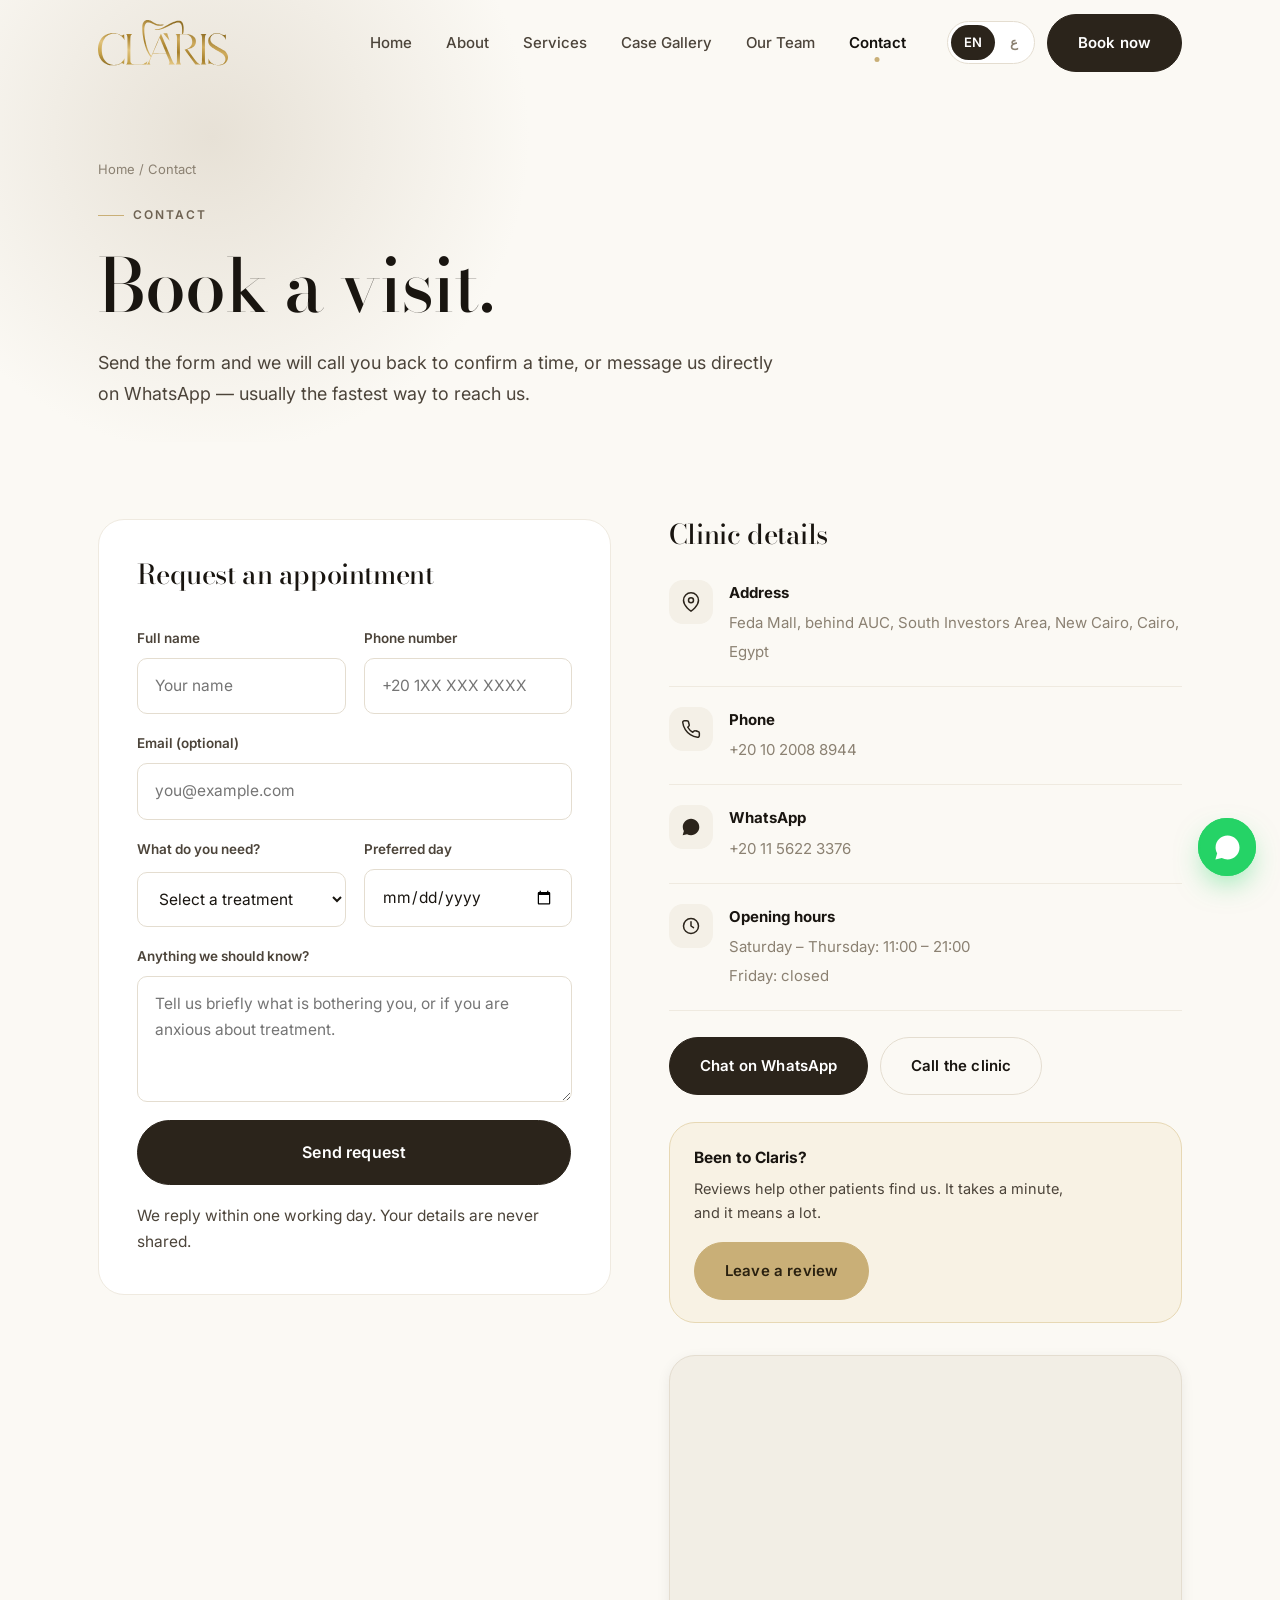
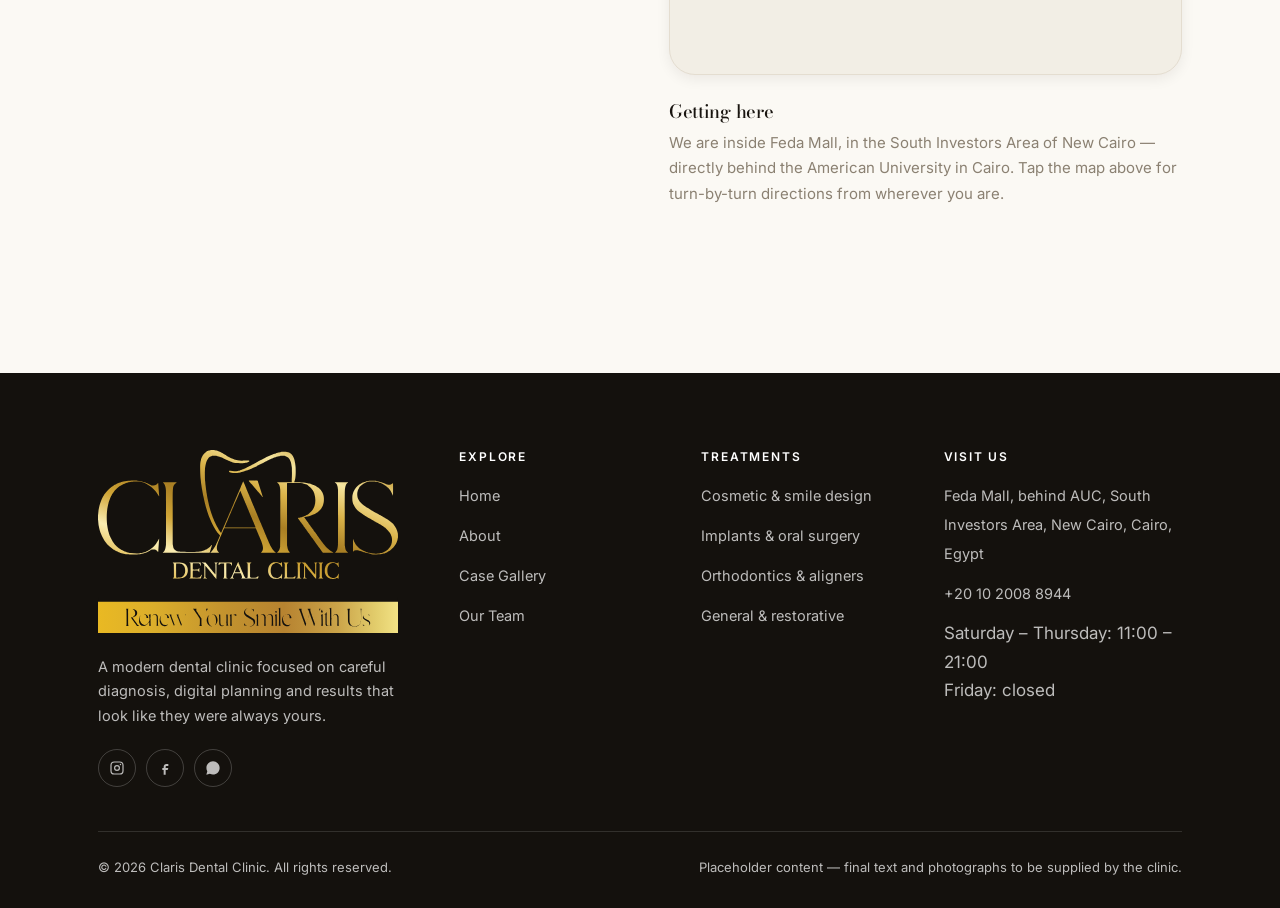
<file: contact.html>
<!DOCTYPE html>
<html lang="en" dir="ltr">
<head>
<meta charset="utf-8">
<meta name="viewport" content="width=device-width, initial-scale=1">
<title data-i18n="contact.title">Claris Dental Clinic</title>
<meta name="description" data-i18n-attr="content:contact.desc" content="Claris Dental Clinic">
<meta name="theme-color" content="#14110D">
<meta property="og:type" content="website">
<meta property="og:title" data-i18n-attr="content:contact.title" content="Claris Dental Clinic">
<meta property="og:description" data-i18n-attr="content:contact.desc" content="Claris Dental Clinic">
<link rel="icon" href="assets/img/favicon.svg" type="image/svg+xml">
<link rel="preconnect" href="https://fonts.googleapis.com">
<link rel="preconnect" href="https://fonts.gstatic.com" crossorigin>
<link href="https://fonts.googleapis.com/css2?family=Bodoni+Moda:ital,opsz,wght@0,6..96,400..700;1,6..96,400..600&family=IBM+Plex+Sans+Arabic:wght@300;400;500;600;700&family=Inter:wght@300..700&family=Reem+Kufi:wght@400..700&display=swap" rel="stylesheet">
<link rel="stylesheet" href="assets/css/style.css">
</head>
<body data-page="contact.html">
<a class="skip" href="#main">Skip to content</a>
<div id="siteHeaderMount"></div>
<main id="main">

<section class="phead">
  <div class="container">
    <p class="crumb"><a href="index.html" data-i18n="nav.home"></a> / <span data-i18n="nav.contact"></span></p>
    <p class="eyebrow" data-i18n="contact.eyebrow"></p>
    <h1 class="h1" data-i18n="contact.h1"></h1>
    <p class="lead" style="margin-top:22px" data-i18n="contact.lead"></p>
  </div>
</section>

<section class="section--tight">
  <div class="container split" style="align-items:start">

    <div class="card reveal" style="padding:clamp(26px,3vw,40px)">
      <h2 class="h3" style="margin-bottom:22px" data-i18n="contact.form.title"></h2>
      <div class="form__ok" id="formOk" data-i18n="contact.form.ok"></div>
      <form class="form" id="bookingForm" style="margin-top:16px" novalidate>
        <div class="form__row">
          <div class="field"><label for="f-name" data-i18n="contact.form.name"></label>
            <input id="f-name" name="name" required data-i18n-attr="placeholder:contact.form.namePh"></div>
          <div class="field"><label for="f-phone" data-i18n="contact.form.phone"></label>
            <input id="f-phone" name="phone" type="tel" required data-i18n-attr="placeholder:contact.form.phonePh"></div>
        </div>
        <div class="field"><label for="f-email" data-i18n="contact.form.email"></label>
          <input id="f-email" name="email" type="email" data-i18n-attr="placeholder:contact.form.emailPh"></div>
        <div class="form__row">
          <div class="field"><label for="f-service" data-i18n="contact.form.service"></label>
            <select id="f-service" name="service">
              <option value="" data-i18n="contact.form.s0"></option>
              <option data-i18n="contact.form.s1"></option><option data-i18n="contact.form.s2"></option>
              <option data-i18n="contact.form.s3"></option><option data-i18n="contact.form.s4"></option>
              <option data-i18n="contact.form.s5"></option><option data-i18n="contact.form.s6"></option>
              <option data-i18n="contact.form.s7"></option><option data-i18n="contact.form.s8"></option>
            </select></div>
          <div class="field"><label for="f-date" data-i18n="contact.form.date"></label>
            <input id="f-date" name="date" type="date"></div>
        </div>
        <div class="field"><label for="f-msg" data-i18n="contact.form.msg"></label>
          <textarea id="f-msg" name="message" data-i18n-attr="placeholder:contact.form.msgPh"></textarea></div>
        <button type="submit" class="btn btn--lg" data-i18n="contact.form.submit"></button>
        <p class="form__note" data-i18n="contact.form.note"></p>
      </form>
    </div>

    <div class="reveal" data-d="2">
      <h2 class="h3" style="margin-bottom:10px" data-i18n="contact.info.title"></h2>
      <div class="info"><div class="info__ic" data-icon="pin"></div><div>
        <b data-i18n="contact.addr"></b><a href="#" data-href="map" data-detail="address"></a></div></div>
      <div class="info"><div class="info__ic" data-icon="phone"></div><div>
        <b data-i18n="contact.phone"></b><a href="#" data-href="tel" data-detail="phone" dir="ltr"></a></div></div>
      <div class="info"><div class="info__ic" data-icon="wa"></div><div>
        <b data-i18n="contact.wa"></b><a href="#" data-href="wa" data-detail="whatsapp" dir="ltr"></a></div></div>
      <div class="info"><div class="info__ic" data-icon="mail"></div><div>
        <b data-i18n="contact.email"></b><a href="#" data-href="mail" data-detail="email" dir="ltr"></a></div></div>
      <div class="info"><div class="info__ic" data-icon="clock"></div><div>
        <b data-i18n="contact.hours"></b><span data-i18n="contact.hoursVal"></span></div></div>

      <div style="display:flex;gap:12px;flex-wrap:wrap;margin-top:26px">
        <a href="#" data-href="wa" class="btn" data-i18n="cta.whatsapp"></a>
        <a href="#" data-href="tel" class="btn btn--ghost" data-i18n="cta.call"></a>
      </div>
      <div class="review-nudge">
        <b data-i18n="contact.review"></b>
        <p data-i18n="contact.reviewLead"></p>
        <a href="#" data-href="review" class="btn btn--gold"><span data-i18n="home.testi.leave"></span></a>
      </div>


      <div class="map">
        <iframe data-map title="Claris Dental Clinic on Google Maps" loading="lazy"
                referrerpolicy="no-referrer-when-downgrade" allowfullscreen></iframe>
        <button class="map__tap" type="button" data-map-tap><span data-i18n="contact.mapTap"></span></button>
      </div>

      <div style="margin-top:26px">
        <h3 class="h3" style="font-size:1.15rem;margin-bottom:8px" data-i18n="contact.parking.title"></h3>
        <p class="muted" style="font-size:15px" data-i18n="contact.parking.lead"></p>
      </div>
    </div>

  </div>
</section>
</main>
<div id="siteFooterMount"></div>
<script src="assets/js/main.js" defer></script>
<script src="assets/js/i18n.js" defer></script>
</body>
</html>
</file>
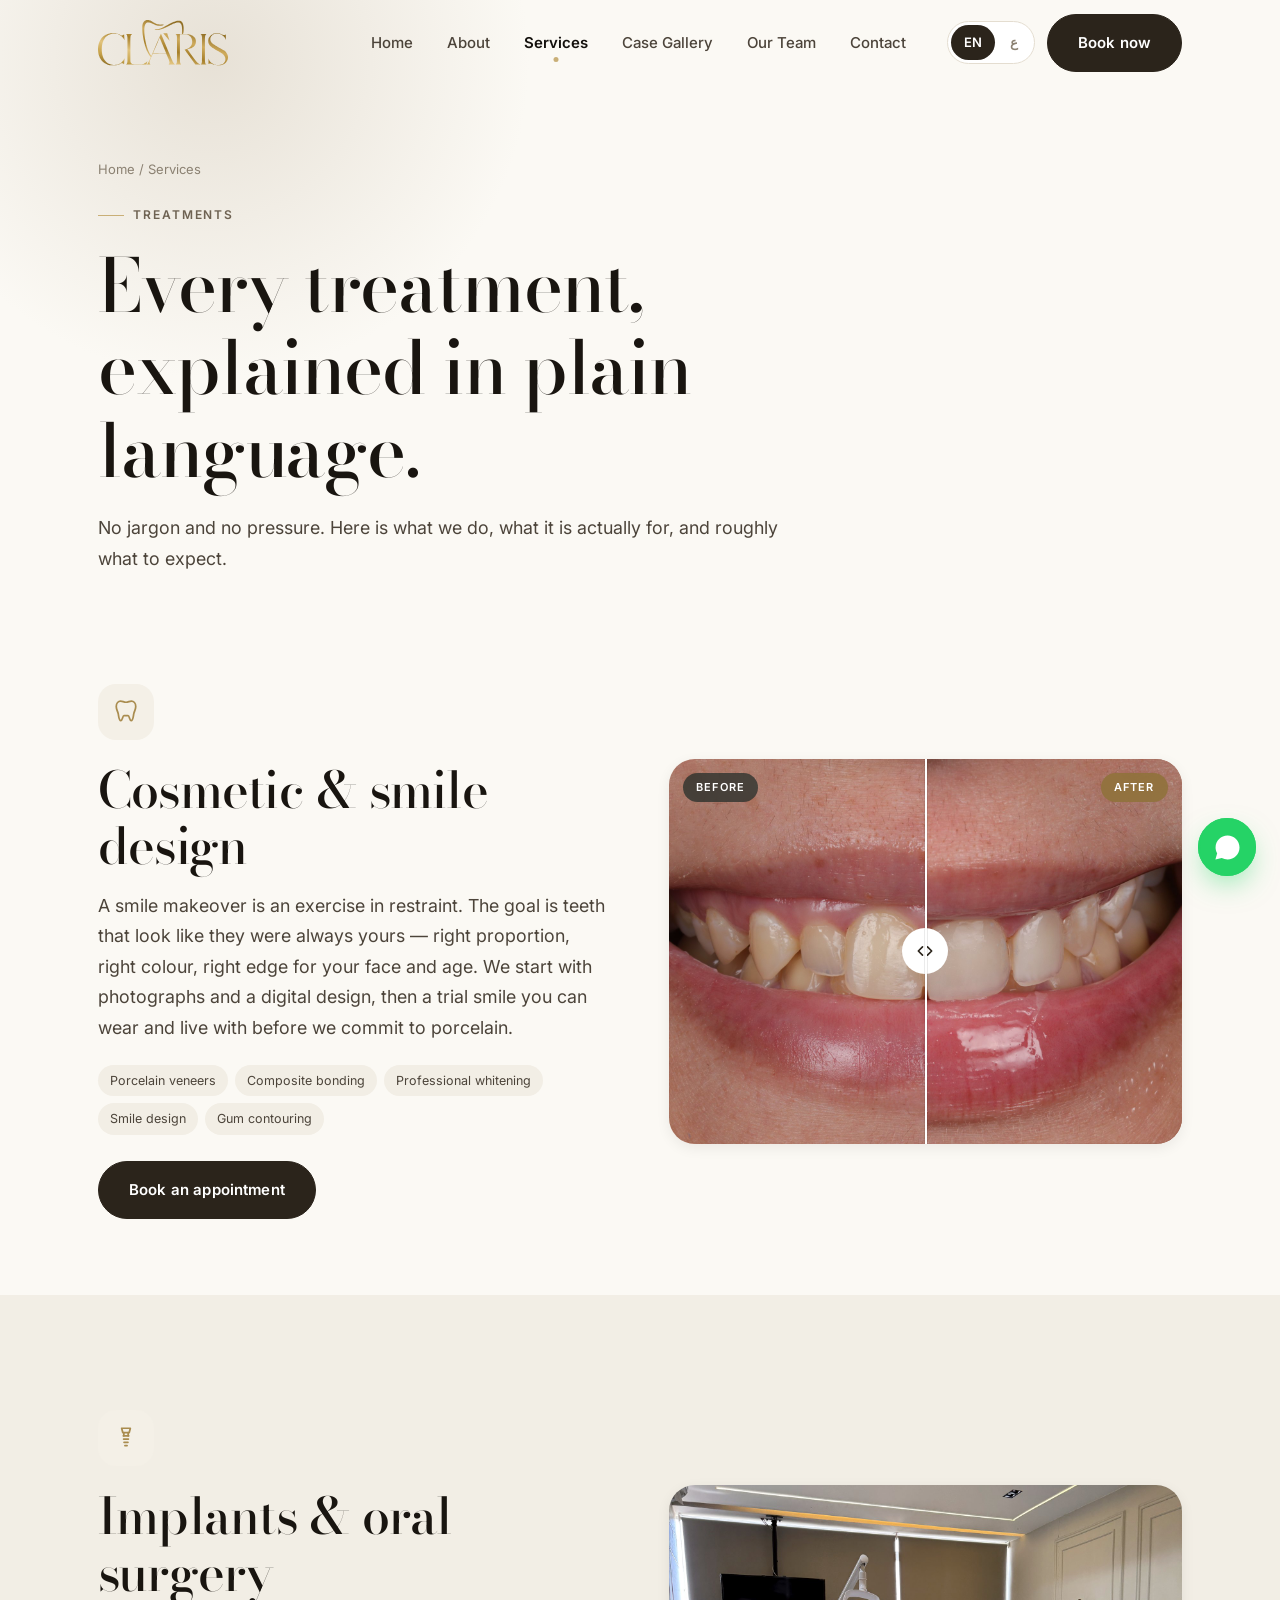
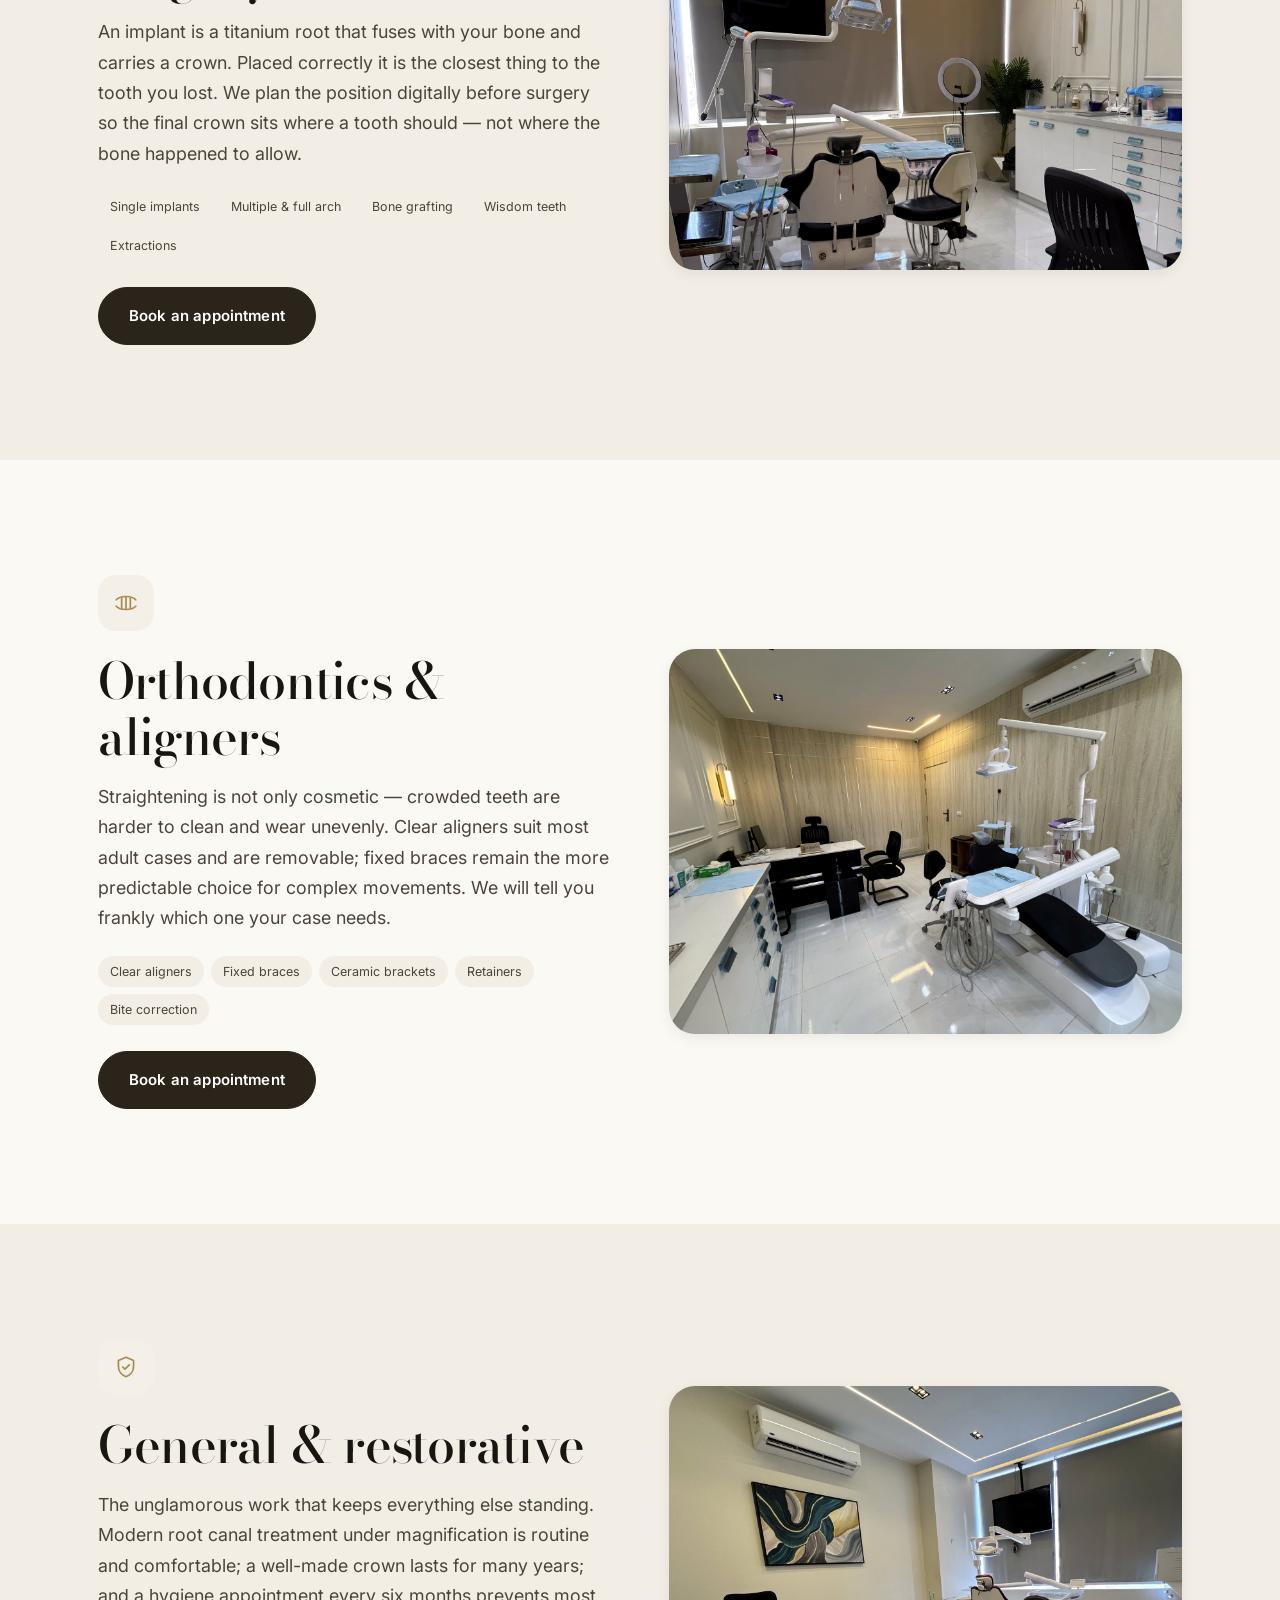
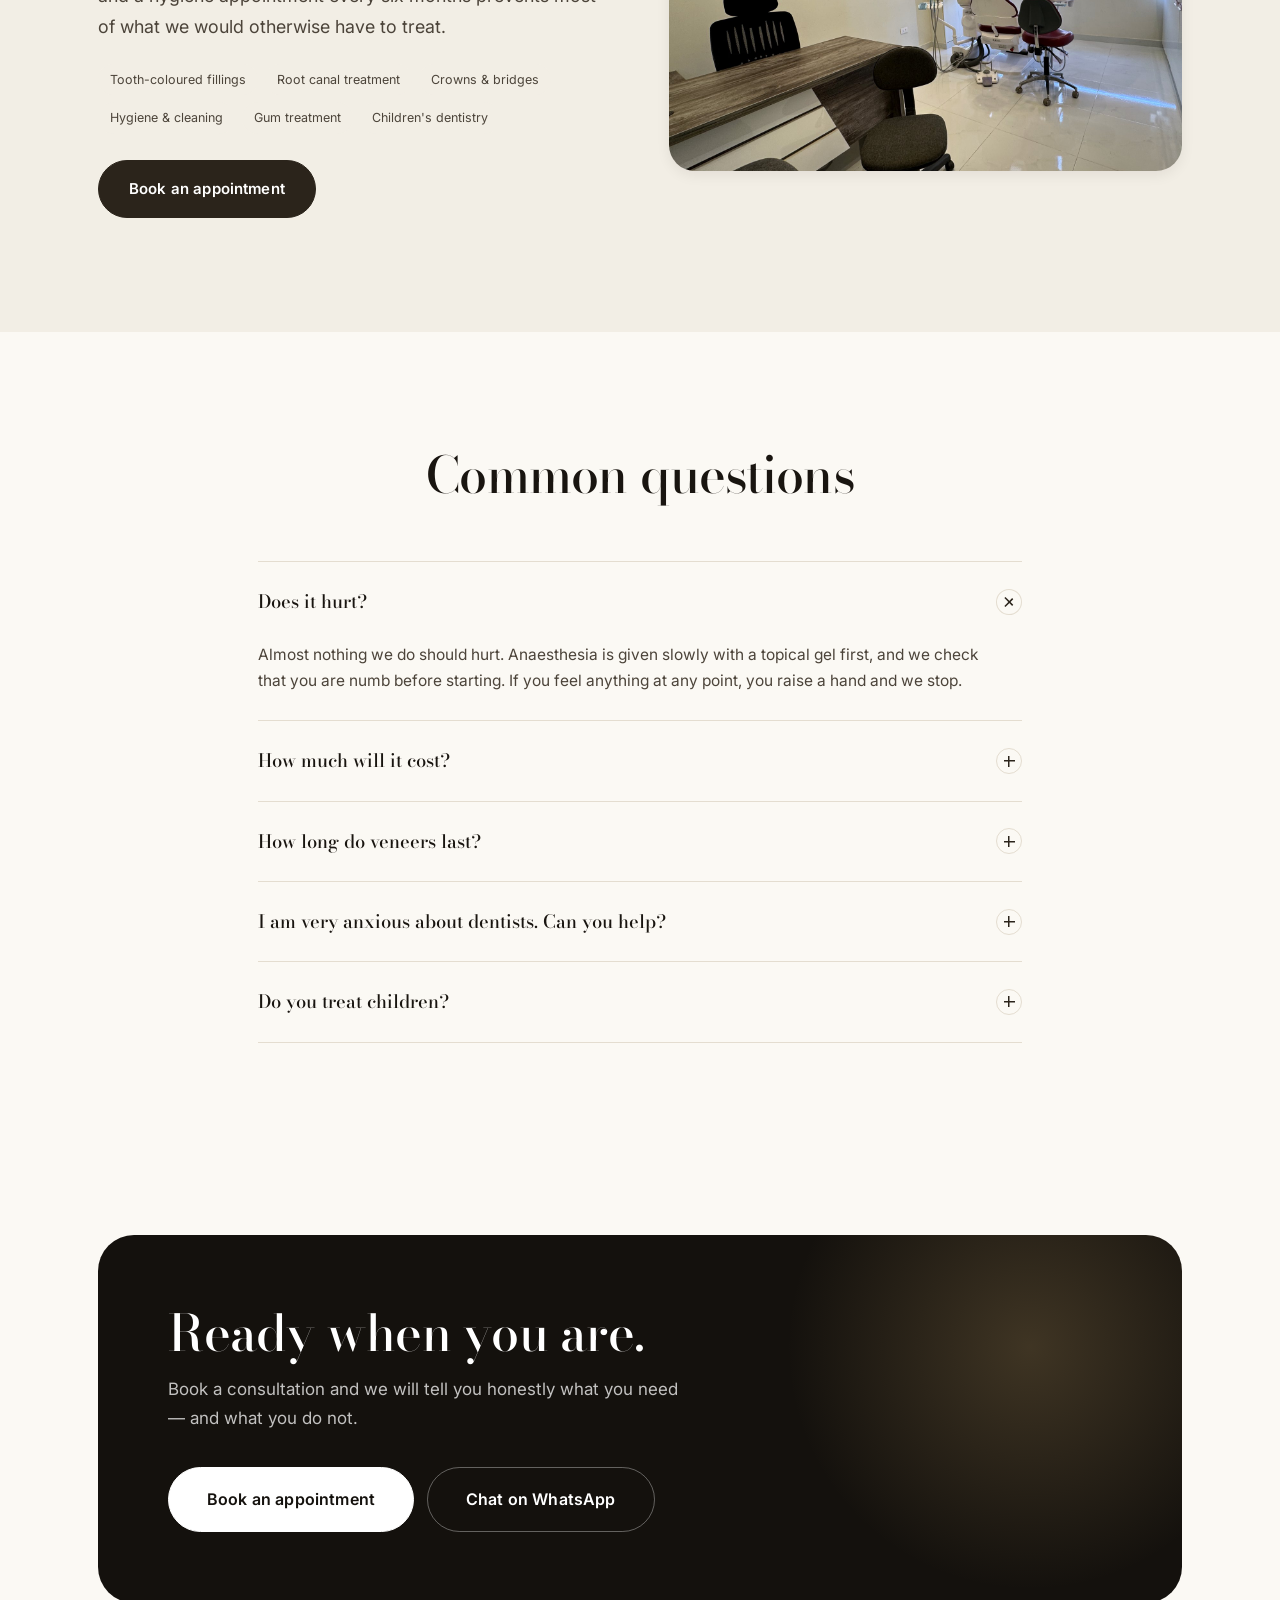
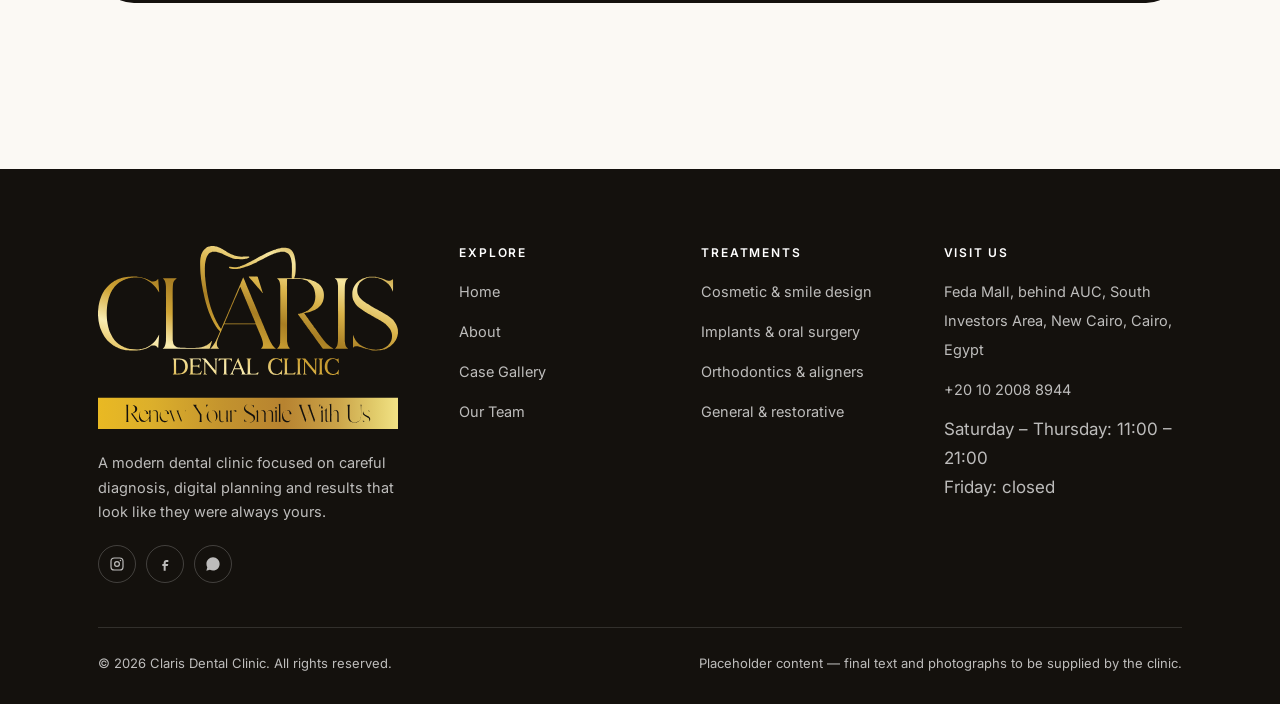
<file: services.html>
<!DOCTYPE html>
<html lang="en" dir="ltr">
<head>
<meta charset="utf-8">
<meta name="viewport" content="width=device-width, initial-scale=1">
<title data-i18n="svc.title">Claris Dental Clinic</title>
<meta name="description" data-i18n-attr="content:svc.desc" content="Claris Dental Clinic">
<meta name="theme-color" content="#14110D">
<meta property="og:type" content="website">
<meta property="og:title" data-i18n-attr="content:svc.title" content="Claris Dental Clinic">
<meta property="og:description" data-i18n-attr="content:svc.desc" content="Claris Dental Clinic">
<link rel="icon" href="assets/img/favicon.svg" type="image/svg+xml">
<link rel="preconnect" href="https://fonts.googleapis.com">
<link rel="preconnect" href="https://fonts.gstatic.com" crossorigin>
<link href="https://fonts.googleapis.com/css2?family=Bodoni+Moda:ital,opsz,wght@0,6..96,400..700;1,6..96,400..600&family=IBM+Plex+Sans+Arabic:wght@300;400;500;600;700&family=Inter:wght@300..700&family=Reem+Kufi:wght@400..700&display=swap" rel="stylesheet">
<link rel="stylesheet" href="assets/css/style.css">
</head>
<body data-page="services.html">
<a class="skip" href="#main">Skip to content</a>
<div id="siteHeaderMount"></div>
<main id="main">

<section class="phead">
  <div class="container">
    <p class="crumb"><a href="index.html" data-i18n="nav.home"></a> / <span data-i18n="nav.services"></span></p>
    <p class="eyebrow" data-i18n="svc.eyebrow"></p>
    <h1 class="h1" style="max-width:15ch" data-i18n="svc.h1"></h1>
    <p class="lead" style="margin-top:22px" data-i18n="svc.lead"></p>
  </div>
</section>

<section class="section--tight" id="cosmetic">
  <div class="container split">
    <div class="reveal">
      <div class="card__icon" data-icon="tooth"></div>
      <h2 class="h2" data-i18n="svc.cos.name"></h2>
      <p class="lead" style="margin-top:16px" data-i18n="svc.cos.long"></p>
      <ul class="card__list" style="margin-top:22px">
        <li data-i18n="svc.cos.l1"></li><li data-i18n="svc.cos.l2"></li><li data-i18n="svc.cos.l3"></li><li data-i18n="svc.cos.l4"></li><li data-i18n="svc.cos.l5"></li>
      </ul>
      <div style="margin-top:26px"><a href="contact.html" class="btn" data-i18n="cta.book"></a></div>
    </div>
    <div class="reveal" data-d="2">
      <div class="ba">
        <img class="ba__img" src="assets/img/cases/case-01-before.jpg" alt="">
        <img class="ba__img ba__after" src="assets/img/cases/case-01-after.jpg" alt="">
        <span class="ba__tag ba__tag--b" data-i18n="common.before"></span>
        <span class="ba__tag ba__tag--a" data-i18n="common.after"></span>
        <span class="ba__handle"></span><span class="ba__knob" data-icon="drag"></span>
      </div>
    </div>
  </div>
</section>

<section class="section section--alt" id="implants">
  <div class="container split">
    <div class="reveal" data-d="2" style="order:2">
      <img src="assets/img/clinic/tech.jpg" alt="Treatment room and equipment at Claris Dental Clinic" loading="lazy" width="1600" height="1200" style="border-radius:var(--r-lg);aspect-ratio:4/3;object-fit:cover;width:100%;box-shadow:var(--shadow-sm);height:auto">
    </div>
    <div class="reveal" style="order:1">
      <div class="card__icon" data-icon="implant"></div>
      <h2 class="h2" data-i18n="svc.imp.name"></h2>
      <p class="lead" style="margin-top:16px" data-i18n="svc.imp.long"></p>
      <ul class="card__list" style="margin-top:22px">
        <li data-i18n="svc.imp.l1"></li><li data-i18n="svc.imp.l2"></li><li data-i18n="svc.imp.l3"></li><li data-i18n="svc.imp.l4"></li><li data-i18n="svc.imp.l5"></li>
      </ul>
      <div style="margin-top:26px"><a href="contact.html" class="btn" data-i18n="cta.book"></a></div>
    </div>
  </div>
</section>

<section class="section" id="ortho">
  <div class="container split">
    <div class="reveal">
      <div class="card__icon" data-icon="align"></div>
      <h2 class="h2" data-i18n="svc.ort.name"></h2>
      <p class="lead" style="margin-top:16px" data-i18n="svc.ort.long"></p>
      <ul class="card__list" style="margin-top:22px">
        <li data-i18n="svc.ort.l1"></li><li data-i18n="svc.ort.l2"></li><li data-i18n="svc.ort.l3"></li><li data-i18n="svc.ort.l4"></li><li data-i18n="svc.ort.l5"></li>
      </ul>
      <div style="margin-top:26px"><a href="contact.html" class="btn" data-i18n="cta.book"></a></div>
    </div>
    <div class="reveal" data-d="2">
      <img src="assets/img/clinic/room-2.jpg" alt="A treatment room at Claris Dental Clinic" loading="lazy" width="1600" height="1200" style="border-radius:var(--r-lg);aspect-ratio:4/3;object-fit:cover;width:100%;box-shadow:var(--shadow-sm);height:auto">
    </div>
  </div>
</section>

<section class="section section--alt" id="general">
  <div class="container split">
    <div class="reveal" data-d="2" style="order:2">
      <img src="assets/img/clinic/room.jpg" alt="A treatment room at Claris Dental Clinic" loading="lazy" width="1600" height="1200" style="border-radius:var(--r-lg);aspect-ratio:4/3;object-fit:cover;width:100%;box-shadow:var(--shadow-sm);height:auto">
    </div>
    <div class="reveal" style="order:1">
      <div class="card__icon" data-icon="shield"></div>
      <h2 class="h2" data-i18n="svc.gen.name"></h2>
      <p class="lead" style="margin-top:16px" data-i18n="svc.gen.long"></p>
      <ul class="card__list" style="margin-top:22px">
        <li data-i18n="svc.gen.l1"></li><li data-i18n="svc.gen.l2"></li><li data-i18n="svc.gen.l3"></li><li data-i18n="svc.gen.l4"></li><li data-i18n="svc.gen.l5"></li><li data-i18n="svc.gen.l6"></li>
      </ul>
      <div style="margin-top:26px"><a href="contact.html" class="btn" data-i18n="cta.book"></a></div>
    </div>
  </div>
</section>

<section class="section">
  <div class="container" style="max-width:860px">
    <div class="shead shead--center reveal"><h2 class="h2" data-i18n="svc.faq.title"></h2></div>
    <div class="faq reveal" data-d="2">
      <details open><summary data-i18n="svc.faq.q1"></summary><div class="faq__a" data-i18n="svc.faq.a1"></div></details>
      <details><summary data-i18n="svc.faq.q2"></summary><div class="faq__a" data-i18n="svc.faq.a2"></div></details>
      <details><summary data-i18n="svc.faq.q3"></summary><div class="faq__a" data-i18n="svc.faq.a3"></div></details>
      <details><summary data-i18n="svc.faq.q4"></summary><div class="faq__a" data-i18n="svc.faq.a4"></div></details>
      <details><summary data-i18n="svc.faq.q5"></summary><div class="faq__a" data-i18n="svc.faq.a5"></div></details>
    </div>
  </div>
</section>

<section class="section section--tight">
  <div class="container">
    <div class="cta reveal"><div class="cta__inner">
      <div><h2 class="h2" data-i18n="home.cta.title"></h2><p data-i18n="home.cta.lead"></p></div>
      <div class="cta__actions">
        <a href="contact.html" class="btn btn--light btn--lg" data-i18n="cta.book"></a>
        <a href="#" data-href="wa" class="btn btn--outline-light btn--lg" data-i18n="cta.whatsapp"></a>
      </div>
    </div></div>
  </div>
</section>
</main>
<div id="siteFooterMount"></div>
<script src="assets/js/main.js" defer></script>
<script src="assets/js/i18n.js" defer></script>
</body>
</html>
</file>
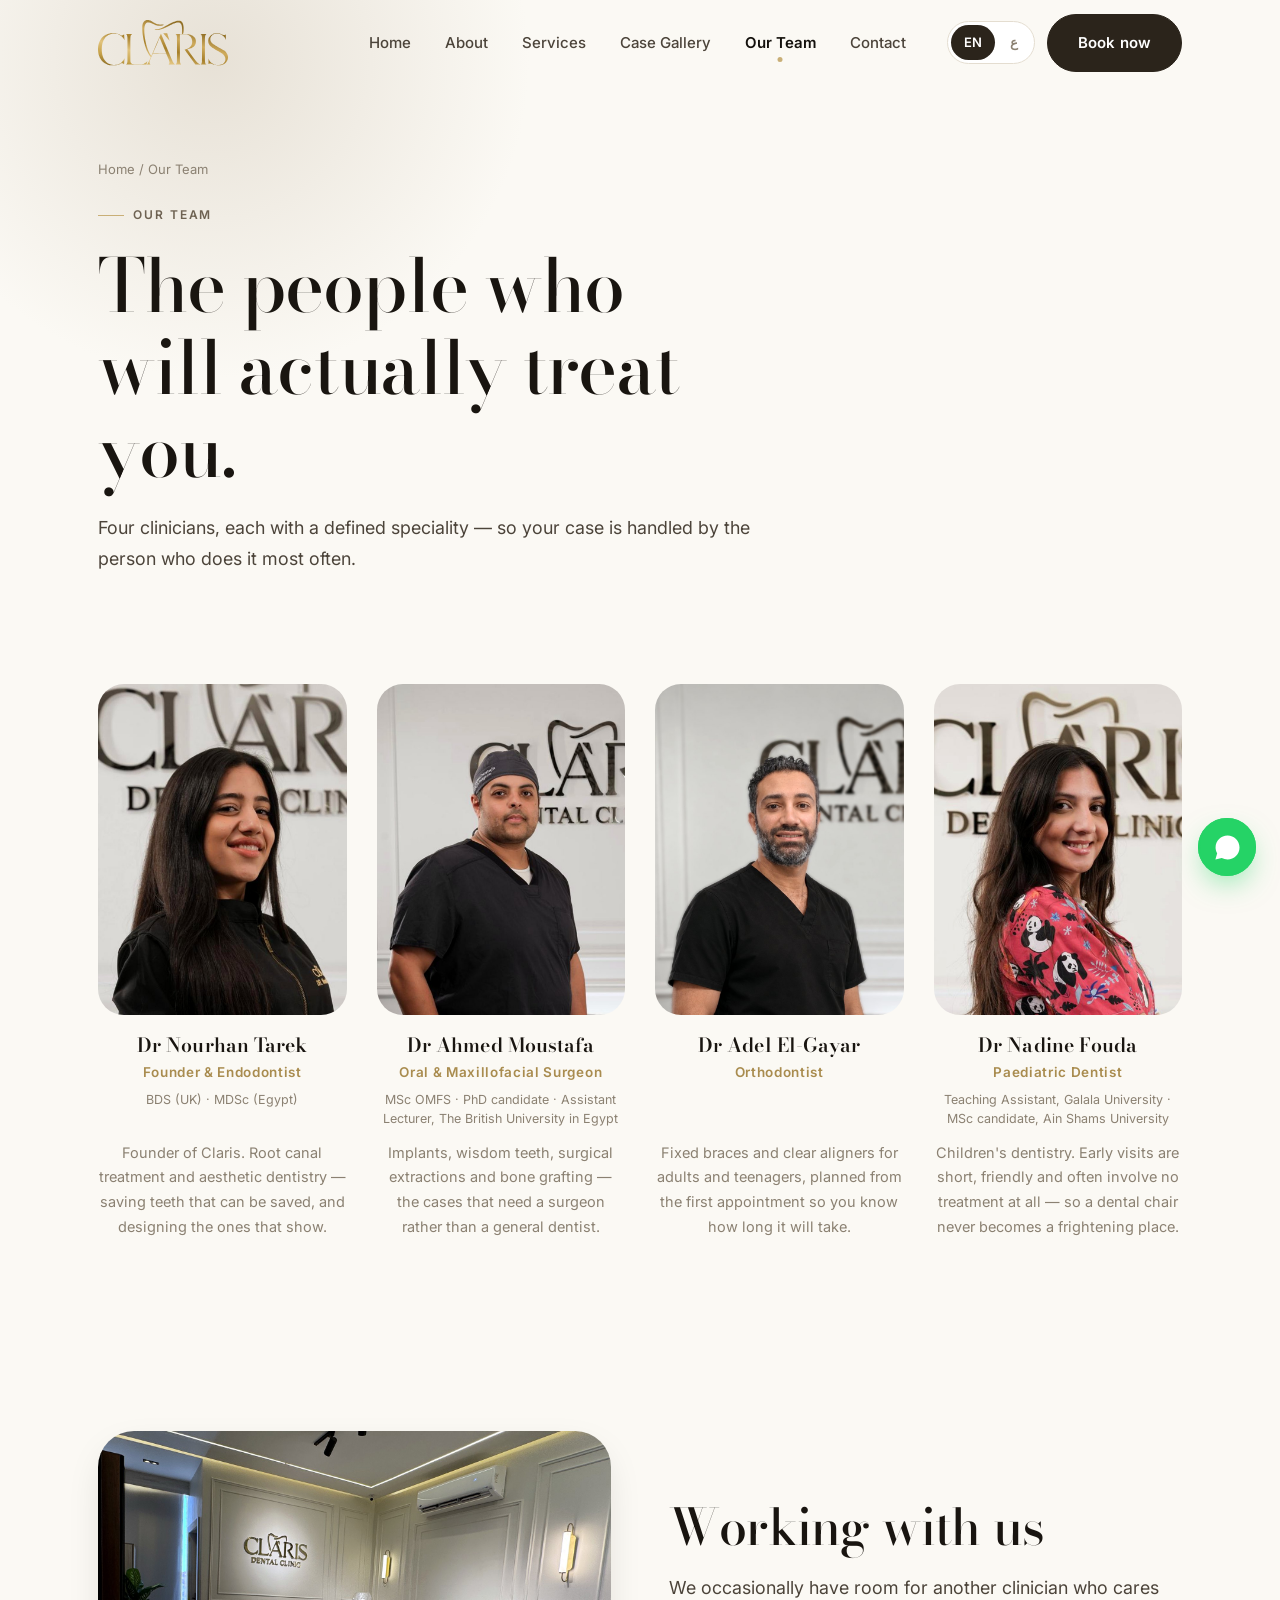
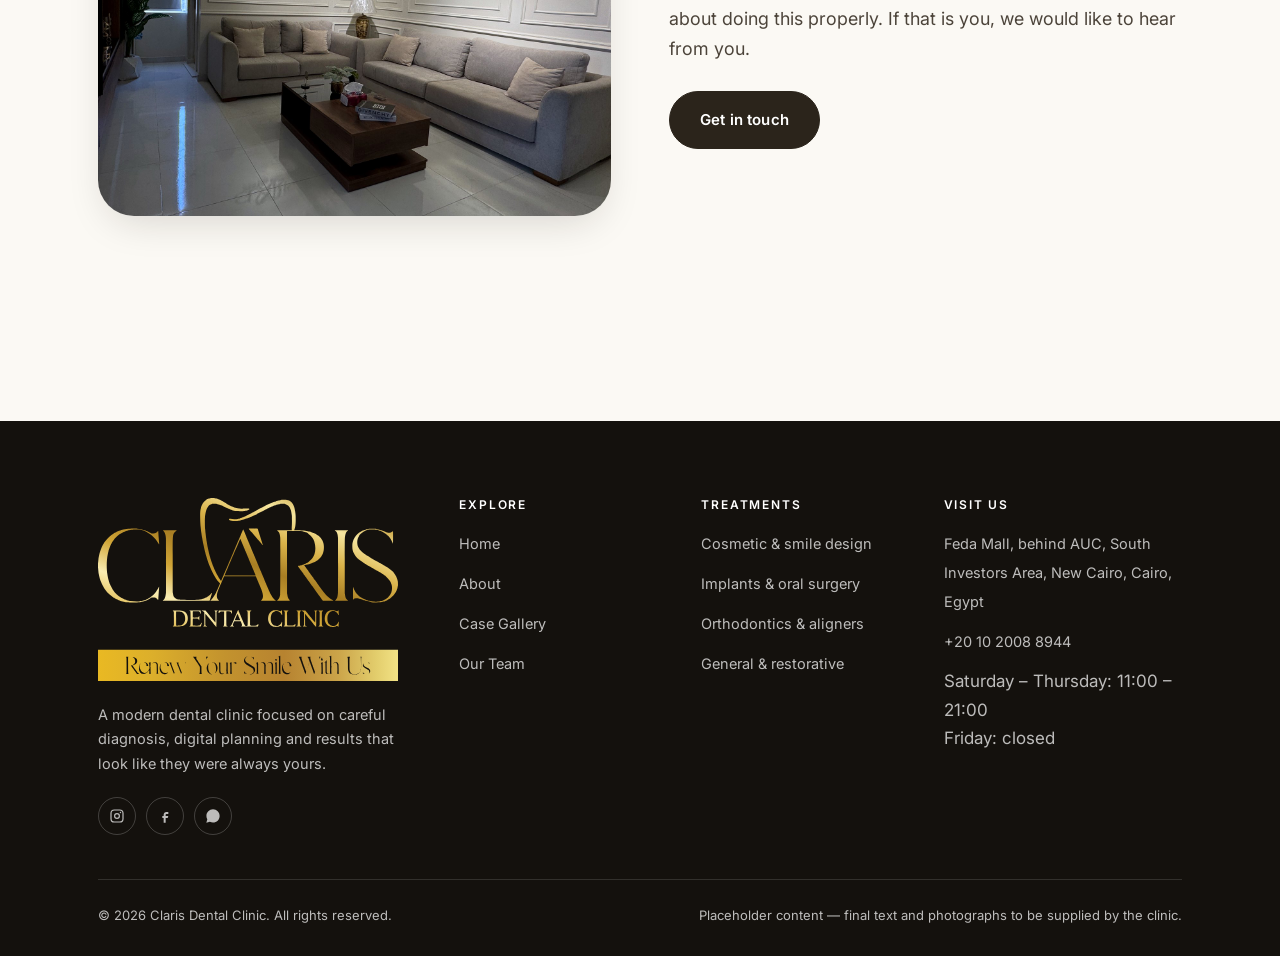
<file: team.html>
<!DOCTYPE html>
<html lang="en" dir="ltr">
<head>
<meta charset="utf-8">
<meta name="viewport" content="width=device-width, initial-scale=1">
<title data-i18n="team.title">Claris Dental Clinic</title>
<meta name="description" data-i18n-attr="content:team.desc" content="Claris Dental Clinic">
<meta name="theme-color" content="#14110D">
<meta property="og:type" content="website">
<meta property="og:title" data-i18n-attr="content:team.title" content="Claris Dental Clinic">
<meta property="og:description" data-i18n-attr="content:team.desc" content="Claris Dental Clinic">
<link rel="icon" href="assets/img/favicon.svg" type="image/svg+xml">
<link rel="preconnect" href="https://fonts.googleapis.com">
<link rel="preconnect" href="https://fonts.gstatic.com" crossorigin>
<link href="https://fonts.googleapis.com/css2?family=Bodoni+Moda:ital,opsz,wght@0,6..96,400..700;1,6..96,400..600&family=IBM+Plex+Sans+Arabic:wght@300;400;500;600;700&family=Inter:wght@300..700&family=Reem+Kufi:wght@400..700&display=swap" rel="stylesheet">
<link rel="stylesheet" href="assets/css/style.css">
</head>
<body data-page="team.html">
<a class="skip" href="#main">Skip to content</a>
<div id="siteHeaderMount"></div>
<main id="main">

<section class="phead">
  <div class="container">
    <p class="crumb"><a href="index.html" data-i18n="nav.home"></a> / <span data-i18n="nav.team"></span></p>
    <p class="eyebrow" data-i18n="team.eyebrow"></p>
    <h1 class="h1" style="max-width:14ch" data-i18n="team.h1"></h1>
    <p class="lead" style="margin-top:22px" data-i18n="team.lead"></p>
  </div>
</section>

<section class="section--tight">
  <div class="container">
    <div class="grid g-4 team-grid">
      <div class="member reveal" data-d="1">
        <div class="member__photo">
          <img src="assets/img/team/dr-nourhan.jpg" alt="Dr Nourhan Tarek, founder and endodontist at Claris Dental Clinic" width="840" height="1120" loading="lazy">
        </div>
        <h3 data-i18n="team.n1"></h3>
        <p class="role" data-i18n="team.r1"></p>
        <p class="quals" data-i18n="team.q1"></p>
        <p class="bio" data-i18n="team.b1"></p>
      </div>
      <div class="member reveal" data-d="2">
        <div class="member__photo">
          <img src="assets/img/team/dr-ahmed.jpg" alt="Dr Ahmed Moustafa, oral and maxillofacial surgeon at Claris Dental Clinic" width="840" height="1120" loading="lazy">
        </div>
        <h3 data-i18n="team.n2"></h3>
        <p class="role" data-i18n="team.r2"></p>
        <p class="quals" data-i18n="team.q2"></p>
        <p class="bio" data-i18n="team.b2"></p>
      </div>
      <div class="member reveal" data-d="3">
        <div class="member__photo">
          <img src="assets/img/team/dr-adel.jpg" alt="Dr Adel El-Gayar, orthodontist at Claris Dental Clinic" width="840" height="1120" loading="lazy">
        </div>
        <h3 data-i18n="team.n3"></h3>
        <p class="role" data-i18n="team.r3"></p>
        <p class="quals" data-i18n="team.q3"></p>
        <p class="bio" data-i18n="team.b3"></p>
      </div>
      <div class="member reveal" data-d="4">
        <div class="member__photo">
          <img src="assets/img/team/dr-nadine.jpg" alt="Dr Nadine Fouda, paediatric dentist at Claris Dental Clinic" width="840" height="1120" loading="lazy">
        </div>
        <h3 data-i18n="team.n4"></h3>
        <p class="role" data-i18n="team.r4"></p>
        <p class="quals" data-i18n="team.q4"></p>
        <p class="bio" data-i18n="team.b4"></p>
      </div>
    </div>
  </div>
</section>

<section class="section">
  <div class="container split">
    <div class="reveal"><img src="assets/img/clinic/lounge.jpg" alt="The lounge at Claris Dental Clinic" style="border-radius:var(--r-xl);aspect-ratio:4/3;object-fit:cover;width:100%;box-shadow:var(--shadow);height:auto"></div>
    <div class="reveal" data-d="2">
      <h2 class="h2" data-i18n="team.join.title"></h2>
      <p class="lead" style="margin-top:18px" data-i18n="team.join.lead"></p>
      <div style="margin-top:26px"><a href="contact.html" class="btn" data-i18n="team.join.btn"></a></div>
    </div>
  </div>
</section>
</main>
<div id="siteFooterMount"></div>
<script src="assets/js/main.js" defer></script>
<script src="assets/js/i18n.js" defer></script>
</body>
</html>
</file>
<file: assets/css/style.css>
/* ==========================================================================
   Claris Dental — Design System
   Every colour, font and radius is a token below. To re-brand the whole
   site, change ONLY the :root block. Nothing else needs to be touched.
   ========================================================================== */

:root{
  /* --- BRAND — taken from the clinic logo and the clinic's colour codes ---
     #C1B8A6 greige · #B8A28F taupe · #C9AF77 gold · logo black          */
  --brand-900:#14110D;   /* logo black — dark sections, footer          */
  --brand-800:#1E1913;
  --brand-700:#2B241B;   /* primary button                              */
  --brand-500:#6E6252;   /* muted brand text                            */
  --brand-300:#B8A28F;   /* clinic taupe — borders, dividers            */
  --brand-100:#E7E1D6;
  --brand-50:#F4F0E7;

  --sand:#C1B8A6;        /* clinic greige                               */
  --accent-700:#8E7238;
  --accent-600:#A98C4F;  /* gold, dark enough for text on cream         */
  --accent-500:#C9AF77;  /* clinic gold                                 */
  --accent-200:#E7D8B4;
  --accent-50:#F8F2E4;

  /* --- NEUTRALS --- */
  --bg:#FBF9F4;
  --surface:#FFFFFF;
  --surface-2:#F2EEE5;
  --ink:#191510;
  --ink-2:#4C443A;
  --muted:#8B8172;
  --line:#E4DDD0;
  --line-soft:#EFEAE0;

  /* --- TYPE --- */
  --font-display:'Bodoni Moda', 'Didot', 'Times New Roman', Georgia, serif;
  --font-body:'Inter', -apple-system, BlinkMacSystemFont, 'Segoe UI', sans-serif;
  --font-display-ar:'Reem Kufi', 'Segoe UI', Tahoma, sans-serif;
  --font-body-ar:'IBM Plex Sans Arabic', 'Segoe UI', Tahoma, sans-serif;

  /* --- SHAPE + DEPTH --- */
  --r-sm:10px;
  --r:16px;
  --r-lg:26px;
  --r-xl:36px;
  --shadow-xs:0 1px 2px rgba(25,21,16,.06);
  --shadow-sm:0 4px 14px rgba(25,21,16,.07);
  --shadow:0 14px 40px -12px rgba(25,21,16,.18);
  --shadow-lg:0 34px 70px -24px rgba(25,21,16,.30);

  /* --- LAYOUT --- */
  --container:1180px;
  --gutter:clamp(20px, 5vw, 48px);
  --header-h:86px;

  --gold-grad:linear-gradient(100deg,#8E7238 0%,#D9BE84 20%,#F0E0B6 38%,#C9AF77 58%,#9A7F44 78%,#E3CB93 100%);

  --ease:cubic-bezier(.22,1,.36,1);
  --t:.45s var(--ease);
}

/* ==========================  RESET  ====================================== */
*,*::before,*::after{box-sizing:border-box;}
html{-webkit-text-size-adjust:100%;scroll-behavior:smooth;scroll-padding-top:calc(var(--header-h) + 20px);}
body{
  margin:0;background:var(--bg);color:var(--ink);
  font-family:var(--font-body);font-size:17px;line-height:1.7;font-weight:400;
  -webkit-font-smoothing:antialiased;overflow-x:hidden;
}
img,svg,video{max-width:100%;display:block;}
a{color:inherit;text-decoration:none;}
button,input,select,textarea{font:inherit;color:inherit;}
h1,h2,h3,h4{margin:0;font-family:var(--font-display);font-weight:500;line-height:1.12;letter-spacing:-.015em;}
p{margin:0;}
ul{margin:0;padding:0;list-style:none;}
::selection{background:var(--brand-100);color:var(--brand-900);}
/* author styles otherwise beat the browser's [hidden] rule */
[hidden]{display:none!important;}

/* Arabic / RTL typography swap */
[dir="rtl"] body{font-family:var(--font-body-ar);line-height:1.85;}
[dir="rtl"] h1,[dir="rtl"] h2,[dir="rtl"] h3,[dir="rtl"] h4{font-family:var(--font-display-ar);letter-spacing:0;line-height:1.3;font-weight:500;}
[dir="rtl"] .eyebrow{letter-spacing:.06em;}

/* ==========================  UTILITIES  ================================== */
.container{width:100%;max-width:var(--container);margin-inline:auto;padding-inline:var(--gutter);}
.section{padding-block:clamp(64px,9vw,124px);}
.section--tight{padding-block:clamp(48px,6vw,84px);}
.section--alt{background:var(--surface-2);}
.section--brand{background:var(--brand-900);color:#fff;}
.center{text-align:center;}

.eyebrow{
  display:inline-flex;align-items:center;gap:9px;
  font-family:var(--font-body);font-size:12px;font-weight:600;
  letter-spacing:.16em;text-transform:uppercase;color:var(--brand-500);margin:0 0 18px;
}
[dir="rtl"] .eyebrow{font-family:var(--font-body-ar);text-transform:none;font-size:13px;}
.eyebrow::before{content:"";width:26px;height:1px;background:var(--accent-500);flex:none;}
.section--brand .eyebrow{color:var(--accent-500);}

.h1{font-size:clamp(2.6rem,6.2vw,4.6rem);}
.h2{font-size:clamp(2rem,4.2vw,3.15rem);}
.h3{font-size:clamp(1.35rem,2.2vw,1.7rem);}
.lead{font-size:clamp(1.02rem,1.4vw,1.16rem);color:var(--ink-2);max-width:62ch;}
.muted{color:var(--muted);}
.section--brand .lead,.section--brand .muted{color:rgba(255,255,255,.76);}

.stack>*+*{margin-top:var(--sp,18px)}
.grid{display:grid;gap:clamp(18px,2.4vw,30px);}
.g-2{grid-template-columns:repeat(2,1fr);}
.g-3{grid-template-columns:repeat(3,1fr);}
.g-4{grid-template-columns:repeat(4,1fr);}
@media(max-width:980px){.g-3,.g-4{grid-template-columns:repeat(2,1fr);}}
@media(max-width:620px){.g-2,.g-3,.g-4{grid-template-columns:1fr;}}

/* ==========================  BUTTONS  ==================================== */
.btn{
  --btn-bg:var(--brand-700);--btn-fg:#fff;--btn-bd:var(--brand-700);
  display:inline-flex;align-items:center;justify-content:center;gap:10px;
  padding:15px 30px;border-radius:100px;border:1px solid var(--btn-bd);
  background:var(--btn-bg);color:var(--btn-fg);
  font-size:15px;font-weight:600;letter-spacing:.01em;cursor:pointer;
  transition:transform .3s var(--ease),box-shadow .3s var(--ease),background .3s,color .3s,border-color .3s;
  will-change:transform;
}
.btn:hover{transform:translateY(-2px);box-shadow:var(--shadow);}
.btn:active{transform:translateY(0);}
.btn--ghost{--btn-bg:transparent;--btn-fg:var(--ink);--btn-bd:var(--line);}
.btn--ghost:hover{--btn-bd:var(--brand-500);--btn-fg:var(--brand-700);}
.btn--light{--btn-bg:#fff;--btn-fg:var(--brand-900);--btn-bd:#fff;}
.btn--outline-light{--btn-bg:transparent;--btn-fg:#fff;--btn-bd:rgba(255,255,255,.34);}
.btn--outline-light:hover{--btn-bd:#fff;}
.btn--gold{--btn-bg:var(--accent-500);--btn-fg:#2A2110;--btn-bd:var(--accent-500);}
.btn--lg{padding:18px 38px;font-size:16px;}
.btn svg{width:17px;height:17px;flex:none;}
[dir="rtl"] .btn .icon-arrow{transform:scaleX(-1);}

.link-arrow{
  display:inline-flex;align-items:center;gap:8px;font-size:15px;font-weight:600;
  color:var(--brand-700);transition:gap .3s var(--ease);
}
.link-arrow:hover{gap:14px;}
.link-arrow svg{width:15px;height:15px;}
[dir="rtl"] .link-arrow svg{transform:scaleX(-1);}

/* ==========================  HEADER  ===================================== */
.header{
  position:fixed;inset-block-start:0;inset-inline:0;z-index:90;
  height:var(--header-h);display:flex;align-items:center;
  background:rgba(250,248,245,0);border-bottom:1px solid transparent;
  transition:background .4s var(--ease),border-color .4s,height .4s var(--ease),box-shadow .4s;
}
.header.is-solid{
  background:rgba(250,248,245,.88);backdrop-filter:blur(16px);-webkit-backdrop-filter:blur(16px);
  border-block-end-color:var(--line);height:70px;
}
.header__inner{display:flex;align-items:center;gap:26px;width:100%;max-width:var(--container);margin-inline:auto;padding-inline:var(--gutter);}
.brand{display:flex;align-items:center;gap:13px;margin-inline-end:auto;flex:none;position:relative;z-index:3;}
.brand__mark{height:46px;width:auto;flex:none;transition:height .4s var(--ease);}
.header.is-solid .brand__mark{height:38px;}
@media(max-width:520px){.brand__mark{height:38px;}.header.is-solid .brand__mark{height:34px;}}
.brand__text{display:flex;flex-direction:column;line-height:1;gap:5px;}
.brand__name{
  font-family:var(--font-display);font-size:25px;font-weight:600;letter-spacing:.10em;
  color:var(--ink);text-transform:uppercase;
}
.brand__sub{
  font-family:var(--font-body);font-size:8.5px;font-weight:600;letter-spacing:.30em;
  text-transform:uppercase;color:var(--accent-600);
}
/* the wordmark is the brand — it stays latin in both languages */
[dir="rtl"] .brand__name,[dir="rtl"] .brand__sub{font-family:inherit;}
[dir="rtl"] .brand__name{font-family:var(--font-display);letter-spacing:.10em;}
[dir="rtl"] .brand__sub{font-family:var(--font-body);letter-spacing:.30em;}

/* full logo lockup — the clinic logo, rebuilt as vector */
.lockup{display:block;width:100%;max-width:300px;height:auto;}
.lockup--footer{margin-bottom:22px;}

.nav{display:flex;align-items:center;gap:4px;}
.nav a{
  position:relative;padding:9px 15px;border-radius:100px;font-size:15px;font-weight:500;color:var(--ink-2);
  transition:color .25s,background .25s;
}
.nav a:hover{color:var(--brand-700);background:var(--brand-50);}
.nav a.is-active{color:var(--brand-900);font-weight:600;}
.nav a.is-active::after{
  content:"";position:absolute;inset-block-end:2px;inset-inline-start:50%;transform:translateX(-50%);
  width:5px;height:5px;border-radius:50%;background:var(--accent-500);
}
.header__actions{display:flex;align-items:center;gap:12px;flex:none;position:relative;z-index:3;}
.nav__cta{display:none;}

.lang{
  display:inline-flex;align-items:center;background:var(--surface);border:1px solid var(--line);
  border-radius:100px;padding:3px;gap:2px;
}
.lang button{
  border:0;background:transparent;border-radius:100px;padding:6px 13px;font-size:13px;font-weight:600;
  color:var(--muted);cursor:pointer;transition:background .3s var(--ease),color .3s;
}
.lang button.is-on{background:var(--brand-700);color:#fff;}

.burger{display:none;width:44px;height:44px;border:1px solid var(--line);background:var(--surface);border-radius:12px;cursor:pointer;padding:0;flex-direction:column;align-items:center;justify-content:center;}
.burger span{display:block;width:18px;height:1.6px;background:var(--ink);border-radius:2px;transition:transform .35s var(--ease),opacity .2s;}
.burger span+span{margin-top:5px;}
body.nav-open .burger span:nth-child(1){transform:translateY(6.6px) rotate(45deg);}
body.nav-open .burger span:nth-child(2){opacity:0;}
body.nav-open .burger span:nth-child(3){transform:translateY(-6.6px) rotate(-45deg);}

@media(max-width:1040px){
  .burger{display:flex;}
  .nav{
    position:fixed;inset-block-start:0;inset-inline-end:0;height:100dvh;width:min(340px,86vw);
    flex-direction:column;align-items:stretch;justify-content:center;gap:6px;
    background:var(--surface);padding:calc(var(--header-h) + 20px) 26px 32px;box-shadow:var(--shadow-lg);
    transform:translateX(110%);transition:transform .5s var(--ease);z-index:2;overflow-y:auto;
  }
  [dir="rtl"] .nav{transform:translateX(-110%);}
  body.nav-open .nav{transform:translateX(0);}
  .nav a{padding:15px 18px;font-size:19px;border-radius:14px;}
  .nav a.is-active::after{display:none;}
  .nav a.is-active{background:var(--brand-50);}
  /* the header's Book button is hidden on small screens, so the drawer carries
     it. .nav a out-specifies .btn, so the button's own colours are restated. */
  .nav a.nav__cta{
    display:inline-flex;justify-content:center;margin-top:22px;
    padding:17px 26px;font-size:16px;font-weight:600;
    background:var(--brand-700);color:#fff;border-radius:100px;
  }
  .nav a.nav__cta:hover{background:var(--brand-900);color:#fff;}
  .header__cta{display:none;}
}
.nav-scrim{position:fixed;inset:0;background:rgba(10,32,29,.42);backdrop-filter:blur(3px);opacity:0;visibility:hidden;transition:.4s;z-index:80;}
body.nav-open .nav-scrim{opacity:1;visibility:visible;}

/* ==========================  REVEAL  ===================================== */
.reveal{opacity:0;transform:translateY(26px);transition:opacity .9s var(--ease),transform .9s var(--ease);}
.reveal.is-in{opacity:1;transform:none;}
.reveal[data-d="1"]{transition-delay:.09s}.reveal[data-d="2"]{transition-delay:.18s}
.reveal[data-d="3"]{transition-delay:.27s}.reveal[data-d="4"]{transition-delay:.36s}
.reveal[data-d="5"]{transition-delay:.45s}.reveal[data-d="6"]{transition-delay:.54s}
@media(prefers-reduced-motion:reduce){
  .reveal{opacity:1!important;transform:none!important;}
  html{scroll-behavior:auto;}
}

/* ==========================  HERO  ======================================= */
.hero{position:relative;padding-block:calc(var(--header-h) + clamp(48px,7vw,86px)) clamp(56px,7vw,100px);overflow:hidden;}
.hero::before{
  content:"";position:absolute;inset-block-start:-30%;inset-inline-end:-16%;width:min(760px,80vw);aspect-ratio:1;
  background:radial-gradient(circle at 50% 50%,var(--brand-100),transparent 66%);z-index:0;pointer-events:none;
}
.hero__inner{position:relative;z-index:1;display:grid;grid-template-columns:1.05fr .95fr;gap:clamp(32px,5vw,72px);align-items:center;}
@media(max-width:940px){.hero__inner{grid-template-columns:1fr;}}
.hero h1{margin-block:0 22px;}
.hero h1 em{font-style:italic;color:var(--brand-700);}
.hero__actions{display:flex;flex-wrap:wrap;gap:14px;margin-top:34px;}
.hero__trust{display:flex;flex-wrap:wrap;gap:26px;margin-top:44px;padding-top:30px;border-top:1px solid var(--line);}
.hero__trust div{min-width:96px;}
.hero__trust b{display:block;font-family:var(--font-display);font-size:2rem;font-weight:600;color:var(--brand-900);line-height:1;}
[dir="rtl"] .hero__trust b{font-family:var(--font-body-ar);}
.hero__trust span{font-size:13.5px;color:var(--muted);}

.hero__media{position:relative;}
.hero__media .ph{border-radius:var(--r-xl);aspect-ratio:4/5;box-shadow:var(--shadow-lg);}
.hero__badge{
  position:absolute;inset-block-end:26px;inset-inline-start:-26px;
  background:var(--surface);border-radius:var(--r-lg);padding:18px 22px;box-shadow:var(--shadow);
  display:flex;align-items:center;gap:14px;max-width:260px;
}
@media(max-width:940px){.hero__badge{inset-inline-start:14px;}}
.hero__badge .stars{color:var(--accent-500);font-size:14px;letter-spacing:2px;}
.hero__badge b{display:block;font-size:15px;}
.hero__badge span{font-size:12.5px;color:var(--muted);}

/* ==========================  PLACEHOLDER MEDIA  ========================== */
/* Real <img> tags point at real placeholder files; .ph is the CSS fallback
   used where no file exists yet. Both are replaced the same way. */
.ph{
  position:relative;width:100%;background:
    linear-gradient(135deg,var(--brand-50),var(--surface-2));
  border:1px dashed var(--brand-300);border-radius:var(--r-lg);
  display:grid;place-items:center;color:var(--brand-500);overflow:hidden;
}
.ph::after{
  content:attr(data-label);position:absolute;inset-block-end:14px;inset-inline:14px;
  font-family:var(--font-body);font-size:11px;font-weight:600;letter-spacing:.1em;text-transform:uppercase;
  color:var(--brand-500);opacity:.8;text-align:center;
}
.ph svg{width:38px;height:38px;opacity:.4;}
.ph--photo{border-style:solid;border-color:var(--line);}

/* ==========================  CARDS  ====================================== */
.card{
  background:var(--surface);border:1px solid var(--line-soft);border-radius:var(--r-lg);
  padding:clamp(24px,2.6vw,34px);transition:transform .5s var(--ease),box-shadow .5s var(--ease),border-color .4s;
  height:100%;display:flex;flex-direction:column;
}
.card:hover{transform:translateY(-6px);box-shadow:var(--shadow);border-color:var(--brand-100);}
.card__icon{
  width:56px;height:56px;border-radius:18px;display:grid;place-items:center;margin-bottom:22px;
  background:var(--brand-50);color:var(--accent-600);flex:none;transition:background .4s,color .4s;
}
.card:hover .card__icon{background:var(--brand-900);color:var(--accent-500);}
.card__icon svg{width:26px;height:26px;}
.card h3{margin-bottom:10px;font-size:1.3rem;}
.card p{color:var(--ink-2);font-size:15.5px;}
.card .link-arrow{margin-top:auto;padding-top:20px;}
.card__list{margin-top:16px;display:flex;flex-wrap:wrap;gap:7px;}
.card__list li{font-size:12.5px;padding:5px 12px;border-radius:100px;background:var(--surface-2);color:var(--ink-2);}

/* ==========================  SECTION HEAD  =============================== */
.shead{max-width:660px;margin-bottom:clamp(34px,4.5vw,58px);}
.shead--center{margin-inline:auto;text-align:center;}
.shead--center .eyebrow{justify-content:center;}
.shead--center .lead{margin-inline:auto;}
.shead h2+.lead{margin-top:18px;}
.shead--split{max-width:none;display:flex;align-items:flex-end;justify-content:space-between;gap:30px;flex-wrap:wrap;}
.shead--split>div{max-width:620px;}

/* ==========================  BEFORE / AFTER  ============================= */
.ba{
  position:relative;border-radius:var(--r-lg);overflow:hidden;aspect-ratio:4/3;
  background:var(--surface-2);cursor:ew-resize;user-select:none;box-shadow:var(--shadow-sm);
  touch-action:pan-y;
}
.ba__img{position:absolute;inset:0;width:100%;height:100%;object-fit:cover;}
.ba__after{clip-path:inset(0 0 0 50%);}
.ba__tag{
  position:absolute;inset-block-start:14px;z-index:3;background:rgba(10,32,29,.62);color:#fff;
  backdrop-filter:blur(6px);padding:5px 13px;border-radius:100px;
  font-family:var(--font-body);font-size:11px;font-weight:600;letter-spacing:.11em;text-transform:uppercase;
  pointer-events:none;
}
[dir="rtl"] .ba__tag{font-family:var(--font-body-ar);letter-spacing:0;text-transform:none;font-size:12px;}
.ba__tag--b{left:14px;}
.ba__tag--a{right:14px;background:rgba(142,114,56,.82);}
.ba__handle{position:absolute;inset-block:0;left:50%;width:2px;background:#fff;z-index:4;pointer-events:none;box-shadow:0 0 0 1px rgba(0,0,0,.08);}
.ba__knob{
  position:absolute;top:50%;left:50%;transform:translate(-50%,-50%);
  width:46px;height:46px;border-radius:50%;background:#fff;box-shadow:var(--shadow);
  display:grid;place-items:center;color:var(--brand-700);
}
.ba__knob svg{width:20px;height:20px;}

/* ==========================  CASE GALLERY  =============================== */
.filters{display:flex;flex-wrap:wrap;gap:9px;margin-bottom:34px;}
.filters button{
  border:1px solid var(--line);background:var(--surface);border-radius:100px;padding:9px 20px;
  font-size:14px;font-weight:500;color:var(--ink-2);cursor:pointer;transition:.3s var(--ease);
}
.filters button:hover{border-color:var(--brand-300);}
.filters button.is-on{background:var(--brand-700);border-color:var(--brand-700);color:#fff;}

.case{background:var(--surface);border:1px solid var(--line-soft);border-radius:var(--r-lg);overflow:hidden;transition:transform .5s var(--ease),box-shadow .5s var(--ease);}
.case:hover{transform:translateY(-5px);box-shadow:var(--shadow);}
.case__body{padding:22px 24px 26px;}
.case__meta{display:flex;align-items:center;gap:9px;margin-bottom:9px;}
.chip{font-size:11.5px;font-weight:600;letter-spacing:.09em;text-transform:uppercase;color:var(--brand-700);background:var(--brand-50);padding:4px 11px;border-radius:100px;}
[dir="rtl"] .chip{letter-spacing:0;text-transform:none;font-size:12.5px;}
.case h3{font-size:1.18rem;margin-bottom:7px;}
.case p{font-size:14.5px;color:var(--muted);}
.case.is-hidden{display:none;}

/* ==========================  TEAM  ======================================= */
.member{text-align:center;}
.member__photo{position:relative;border-radius:var(--r-lg);overflow:hidden;aspect-ratio:3/4;margin-bottom:20px;background:var(--surface-2);}
.member__photo img,.member__photo .ph{width:100%;height:100%;object-fit:cover;border-radius:0;transition:transform .7s var(--ease);}
.member:hover .member__photo img{transform:scale(1.045);}
.member h3{font-size:1.22rem;margin-bottom:4px;}
.member .role{font-size:13.5px;color:var(--accent-600);font-weight:600;letter-spacing:.05em;}
.member .bio{font-size:14.5px;color:var(--muted);margin-top:11px;}
.member__social{display:flex;justify-content:center;gap:10px;margin-top:16px;}
.member__social a{width:36px;height:36px;border-radius:50%;border:1px solid var(--line);display:grid;place-items:center;color:var(--muted);transition:.3s;}
.member__social a:hover{background:var(--brand-700);border-color:var(--brand-700);color:#fff;}
.member__social svg{width:15px;height:15px;}

/* ==========================  STEPS  ====================================== */
.steps{counter-reset:s;display:grid;gap:2px;}
.step{
  display:grid;grid-template-columns:auto 1fr;gap:24px;align-items:start;
  padding:28px 0;border-bottom:1px solid var(--line);
}
.step:last-child{border-bottom:0;}
.step__n{
  counter-increment:s;width:52px;height:52px;border-radius:50%;flex:none;
  display:grid;place-items:center;border:1px solid var(--brand-300);color:var(--brand-700);
  font-family:var(--font-display);font-size:19px;font-weight:600;
}
.step__n::before{content:"0" counter(s);}
[dir="rtl"] .step__n{font-family:var(--font-body-ar);}
.step h3{font-size:1.22rem;margin-bottom:7px;}
.step p{color:var(--ink-2);font-size:15.5px;}

/* ==========================  TESTIMONIALS  =============================== */
.quote{
  background:var(--surface);border:1px solid var(--line-soft);border-radius:var(--r-lg);
  padding:clamp(26px,3vw,36px);height:100%;display:flex;flex-direction:column;
}
.quote .stars{color:var(--accent-500);letter-spacing:3px;font-size:14px;margin-bottom:16px;}
.quote p{
  font-family:var(--font-display);font-size:1.12rem;line-height:1.6;color:var(--ink);
  /* no flex:1 — a stretched box overflows past the clamp and slices a line in half */
  display:-webkit-box;-webkit-box-orient:vertical;-webkit-line-clamp:5;line-clamp:5;overflow:hidden;
}
.quote.is-open p{-webkit-line-clamp:unset;line-clamp:unset;overflow:visible;}
/* only appears when the text is actually being cut off */
.quote__more{
  display:none;align-self:flex-start;margin-top:12px;padding:6px 0;
  background:none;border:0;cursor:pointer;
  font-family:var(--font-body);font-size:13.5px;font-weight:600;color:var(--brand-700);
  border-bottom:1px solid var(--accent-200);transition:border-color .3s,color .3s;
}
[dir="rtl"] .quote__more{font-family:var(--font-body-ar);}
.quote__more:hover{color:var(--accent-600);border-bottom-color:var(--accent-500);}
.quote.can-expand .quote__more,.quote.is-open .quote__more{display:inline-block;}
@media(hover:none){.quote__more{padding:10px 0;}}
[dir="rtl"] .quote p{font-family:var(--font-body-ar);font-size:1.05rem;}
.quote footer{display:flex;align-items:center;gap:12px;margin-top:auto;padding-top:20px;border-top:1px solid var(--line-soft);}
.quote__more+footer{margin-top:auto;}
.quote .avatar{width:42px;height:42px;border-radius:50%;background:var(--brand-100);color:var(--brand-700);display:grid;place-items:center;font-weight:600;font-size:15px;flex:none;}
.quote cite{font-style:normal;font-size:14.5px;font-weight:600;display:block;}
.quote small{font-size:12.5px;color:var(--muted);}

/* ==========================  FAQ  ======================================== */
.faq{border-top:1px solid var(--line);}
.faq details{border-bottom:1px solid var(--line);}
.faq summary{
  list-style:none;cursor:pointer;padding:24px 0;display:flex;align-items:center;gap:18px;
  font-family:var(--font-display);font-size:1.15rem;font-weight:500;color:var(--ink);
}
[dir="rtl"] .faq summary{font-family:var(--font-body-ar);font-size:1.05rem;font-weight:600;}
.faq summary::-webkit-details-marker{display:none;}
.faq summary::after{
  content:"";margin-inline-start:auto;flex:none;width:26px;height:26px;border-radius:50%;
  border:1px solid var(--line);background:
    linear-gradient(var(--brand-700),var(--brand-700)) center/11px 1.5px no-repeat,
    linear-gradient(var(--brand-700),var(--brand-700)) center/1.5px 11px no-repeat;
  transition:transform .4s var(--ease),background-color .3s;
}
.faq details[open] summary::after{transform:rotate(135deg);}
.faq .faq__a{padding:0 0 26px;max-width:74ch;color:var(--ink-2);font-size:15.5px;}

/* ==========================  CTA BAND  =================================== */
.cta{position:relative;overflow:hidden;background:var(--brand-900);color:#fff;border-radius:var(--r-xl);padding:clamp(40px,5.5vw,74px);}
.cta::before{content:"";position:absolute;inset-block-start:-40%;inset-inline-end:-10%;width:520px;aspect-ratio:1;background:radial-gradient(circle,rgba(200,166,107,.24),transparent 66%);}
.cta__inner{position:relative;display:flex;align-items:center;justify-content:space-between;gap:34px;flex-wrap:wrap;}
.cta h2{color:#fff;max-width:16ch;}
.cta p{color:rgba(255,255,255,.74);margin-top:14px;max-width:48ch;}
.cta__actions{display:flex;gap:13px;flex-wrap:wrap;}

/* ==========================  FORM  ======================================= */
.form{display:grid;gap:18px;}
.field{display:grid;gap:8px;}
.field label{font-size:13.5px;font-weight:600;color:var(--ink-2);}
.field label span{color:var(--accent-600);}
.field input,.field select,.field textarea{
  width:100%;padding:14px 17px;border:1px solid var(--line);border-radius:var(--r-sm);
  background:var(--surface);font-size:15.5px;transition:border-color .3s,box-shadow .3s;
}
.field textarea{min-height:126px;resize:vertical;}
.field input:focus,.field select:focus,.field textarea:focus{
  outline:none;border-color:var(--brand-500);box-shadow:0 0 0 4px var(--brand-50);
}
.form__row{display:grid;grid-template-columns:1fr 1fr;gap:18px;}
@media(max-width:620px){.form__row{grid-template-columns:1fr;}}
.form__note{font-size:13px;color:var(--muted);}
.form__ok{
  display:none;background:var(--brand-50);border:1px solid var(--brand-300);color:var(--brand-900);
  border-radius:var(--r);padding:16px 20px;font-size:15px;
}
.form__ok.is-on{display:block;}

/* ==========================  INFO ROWS  ================================== */
.info{display:flex;gap:16px;align-items:flex-start;padding:20px 0;border-bottom:1px solid var(--line-soft);}
.info:last-child{border-bottom:0;}
.info__ic{width:44px;height:44px;border-radius:14px;background:var(--brand-50);color:var(--brand-700);display:grid;place-items:center;flex:none;}
.info__ic svg{width:20px;height:20px;}
.info b{display:block;font-size:15px;margin-bottom:3px;}
.info span,.info a{font-size:15px;color:var(--muted);}
.info a:hover{color:var(--brand-700);}

/* ==========================  FOOTER  ===================================== */
.footer{background:var(--brand-900);color:rgba(255,255,255,.72);padding-block:clamp(52px,6vw,82px) 30px;margin-top:clamp(60px,7vw,100px);}
.footer__grid{display:grid;grid-template-columns:1.6fr 1fr 1fr 1.2fr;gap:clamp(26px,3.4vw,50px);}
@media(max-width:900px){.footer__grid{grid-template-columns:1fr 1fr;}}
@media(max-width:560px){.footer__grid{grid-template-columns:1fr;}}
.footer h4{color:#fff;font-family:var(--font-body);font-size:12px;font-weight:600;letter-spacing:.15em;text-transform:uppercase;margin-bottom:18px;}
[dir="rtl"] .footer h4{font-family:var(--font-body-ar);letter-spacing:0;text-transform:none;font-size:14px;}
.footer a{font-size:14.5px;transition:color .25s;}
.footer a[dir="ltr"]{display:inline-block;direction:ltr;unicode-bidi:isolate;}
[dir="rtl"] .footer a[dir="ltr"]{text-align:right;}
.footer a:hover{color:#fff;}
.footer li+li{margin-top:11px;}

.footer p{font-size:14.5px;max-width:34ch;margin-top:16px;}
.footer__bottom{
  margin-top:44px;padding-top:24px;border-top:1px solid rgba(255,255,255,.13);
  display:flex;justify-content:space-between;gap:16px;flex-wrap:wrap;font-size:13px;
}
.social{display:flex;gap:10px;margin-top:20px;}
.social a{width:38px;height:38px;border-radius:50%;border:1px solid rgba(255,255,255,.2);display:grid;place-items:center;transition:.3s;}
.social a:hover{background:#fff;color:var(--brand-900);border-color:#fff;}
.social svg{width:16px;height:16px;}

/* ==========================  WHATSAPP FAB  =============================== */
.wa{
  position:fixed;inset-block-end:24px;inset-inline-end:24px;z-index:70;
  width:58px;height:58px;border-radius:50%;background:#25D366;color:#fff;
  display:grid;place-items:center;box-shadow:0 12px 30px -8px rgba(37,211,102,.6);
  transition:transform .35s var(--ease);
}
.wa:hover{transform:scale(1.08);}
.wa svg{width:29px;height:29px;}
.wa::after{
  content:"";position:absolute;inset:0;border-radius:50%;border:2px solid #25D366;
  animation:pulse 2.6s var(--ease) infinite;
}
@keyframes pulse{0%{transform:scale(1);opacity:.7}70%{transform:scale(1.55);opacity:0}100%{opacity:0}}
@media(prefers-reduced-motion:reduce){.wa::after{animation:none;}}

/* ==========================  PAGE HEAD  ================================== */
.phead{position:relative;padding-block:calc(var(--header-h) + clamp(40px,6vw,72px)) clamp(20px,2.6vw,34px);overflow:hidden;}
.phead::before{content:"";position:absolute;inset-block-start:-46%;inset-inline-start:-10%;width:min(680px,74vw);aspect-ratio:1;background:radial-gradient(circle,var(--brand-100),transparent 66%);pointer-events:none;}
.phead>*{position:relative;}
.crumb{font-size:13px;color:var(--muted);margin-bottom:16px;}
.crumb a:hover{color:var(--brand-700);}

/* ==========================  MISC  ======================================= */
.marquee-strip{display:flex;gap:44px;flex-wrap:wrap;justify-content:center;align-items:center;opacity:.55;}
.marquee-strip span{font-family:var(--font-display);font-size:16px;letter-spacing:.04em;}
.split{display:grid;grid-template-columns:1fr 1fr;gap:clamp(30px,4.5vw,70px);align-items:center;}
.split>.card{height:auto;align-self:start;}
@media(max-width:900px){.split{grid-template-columns:1fr;}}
.tick{display:flex;gap:12px;align-items:flex-start;font-size:15.5px;color:var(--ink-2);}
.tick svg{width:20px;height:20px;flex:none;color:var(--brand-500);margin-top:3px;}
.ticks{display:grid;gap:14px;margin-top:26px;}
.skip{position:absolute;inset-inline-start:-9999px;}
.skip:focus{inset-inline-start:12px;inset-block-start:12px;z-index:200;background:#fff;padding:10px 18px;border-radius:8px;}

/* keep latin numerals reading correctly inside Arabic layout */
[dir="rtl"] .hero__trust b,[dir="rtl"] .step__n{direction:ltr;unicode-bidi:isolate;}


/* ==========================  GOLD DETAILS  =============================== */
.gold-rule{height:1px;background:var(--gold-grad);border:0;opacity:.55;}
.hero__tagline{
  font-family:var(--font-display);font-style:italic;font-size:clamp(1.05rem,1.6vw,1.3rem);
  color:var(--accent-600);margin-bottom:14px;
}
[dir="rtl"] .hero__tagline{font-family:var(--font-body-ar);font-style:normal;font-weight:500;}
.section--brand .h2,.cta h2{color:#fff;}

/* headings need a touch more weight in a didone at small sizes */
.card h3,.step h3,.member h3,.case h3{font-weight:600;letter-spacing:.005em;}
.quote p{font-size:1.06rem;line-height:1.65;}

/* ==========================  MAP  ======================================== */
.map{
  margin-top:32px;border-radius:var(--r-lg);overflow:hidden;aspect-ratio:16/10;
  border:1px solid var(--line);background:var(--surface-2);box-shadow:var(--shadow-sm);
}
.map iframe{width:100%;height:100%;border:0;display:block;}


/* ==========================  TOUCH / SMALL SCREENS  ====================== */
/* Reclaim vertical space — 86px of fixed header is a lot on a phone. */
@media(max-width:1040px){ :root{ --header-h:74px; } }

/* iOS zooms the whole page whenever a focused field is under 16px. */
@media(max-width:820px){
  .field input,.field select,.field textarea{ font-size:16px; }
}

/* Anything you tap with a thumb needs roughly 44px. These are all links and
   buttons that were rendering between 16px and 40px tall. */
@media(hover:none){
  .footer li a{ display:inline-block; padding-block:10px; }
  .footer li+li{ margin-top:4px; }
  .social a{ width:44px; height:44px; }
  .lang button{ min-width:46px; min-height:40px; }
  .link-arrow{ padding-block:10px; }
  .info a,.info span{ display:inline-block; padding-block:9px; }
  .info__ic{ margin-top:4px; }
  .brand{ padding-block:5px; }
  .nav a{ display:flex; align-items:center; min-height:50px; }
  .faq summary{ padding-block:20px; }
  .card__list li{ padding:7px 13px; }
  .crumb a{ display:inline-block; padding-block:9px; }
}
html{ -webkit-tap-highlight-color:rgba(169,140,79,.16); }

/* Keep the WhatsApp button clear of the home indicator on notched phones. */
.wa{
  inset-block-end:calc(24px + env(safe-area-inset-bottom,0px));
  inset-inline-end:calc(24px + env(safe-area-inset-right,0px));
}
@media(max-width:520px){
  .wa{ width:54px; height:54px; }
  .wa svg{ width:27px; height:27px; }
  .hero__badge{ position:static; margin-top:-30px; margin-inline:14px; max-width:none; }
}

/* A full-bleed map swallows the scroll gesture on a phone. Hold it inert
   until it is deliberately tapped. Pointer devices are unaffected. */
.map{ position:relative; }
.map iframe{ pointer-events:none; }
.map.is-live iframe{ pointer-events:auto; }
.map__tap{
  position:absolute; inset:0; width:100%; border:0; background:transparent;
  cursor:pointer; display:grid; align-content:end; justify-items:center; padding-bottom:14px;
}
.map__tap span{
  background:rgba(20,17,13,.74); color:#fff; font-size:12.5px; line-height:1;
  padding:9px 16px; border-radius:100px; backdrop-filter:blur(6px);
}
.map.is-live .map__tap{ display:none; }
@media(hover:hover){ .map iframe{ pointer-events:auto; } .map__tap{ display:none; } }


/* ==========================  TEAM CARDS  ================================= */
.team-grid{align-items:start;}
.member .quals{
  font-size:12.5px;line-height:1.5;color:var(--muted);margin-top:7px;
  max-width:30ch;margin-inline:auto;
}
/* Dr Adel has no credentials line yet. Reserve the space rather than hiding
   it, or his biography sits higher than everyone else's. */
.member .quals{min-height:3em;}
.member .bio{margin-top:12px;max-width:34ch;margin-inline:auto;}
[dir="rtl"] .member .quals{font-size:13px;}
@media(max-width:980px){
  .member .quals,.member .bio{max-width:38ch;}
}
/* One per row makes each portrait enormous on a phone — keep two. */
@media(max-width:620px){
  .team-grid{grid-template-columns:1fr 1fr;gap:18px 14px;}
  .team-grid .member h3{font-size:1.02rem;}
  .team-grid .member .role{font-size:12px;}
  .team-grid .member .quals{font-size:11.5px;min-height:0;}
  .team-grid .member .bio{font-size:13px;}
}


/* A single case stands alone rather than sitting in a grid of one. */
.case--solo{max-width:900px;margin-inline:auto;}
.case--solo .case__body{padding:26px clamp(24px,3vw,38px) 32px;}
.case--solo h3{font-size:clamp(1.25rem,2vw,1.5rem);}
.case--solo p{font-size:15.5px;}
.case__by{margin-top:14px;font-size:13.5px;color:var(--muted);}
.case__by b{color:var(--ink-2);font-weight:600;}


/* ==========================  GOOGLE RATING  ============================== */
.rating{
  display:inline-flex;align-items:center;gap:10px;margin-top:20px;padding:10px 18px;
  background:var(--surface);border:1px solid var(--line);border-radius:100px;box-shadow:var(--shadow-xs);
}
.rating__g{display:flex;}
.rating__score{font-family:var(--font-display);font-size:1.25rem;font-weight:600;color:var(--ink);}
[dir="rtl"] .rating__score{font-family:var(--font-body-ar);}
.rating__stars{color:var(--accent-500);letter-spacing:2px;font-size:14px;}
.rating__count{font-size:13.5px;color:var(--muted);}
@media(max-width:520px){
  .rating{flex-wrap:wrap;justify-content:center;border-radius:var(--r);}
  .rating__count{width:100%;text-align:center;}
}
/* each card sizes to its own text, so opening one does not balloon the rest */
.reviews-grid{align-items:start;}
.reviews-grid .quote{height:auto;}
/* reserve the second line so a "Local Guide" badge does not make one card taller */
.reviews-grid .quote small{display:block;line-height:1.3;min-height:2.6em;}
.reviews__cta{display:flex;gap:13px;justify-content:center;flex-wrap:wrap;margin-top:clamp(28px,3.5vw,44px);}

.review-nudge{
  margin-top:28px;padding:22px 24px;border-radius:var(--r-lg);
  background:var(--accent-50);border:1px solid var(--accent-200);
}
.review-nudge b{display:block;font-size:15.5px;margin-bottom:5px;}
.review-nudge p{font-size:14.5px;color:var(--ink-2);margin-bottom:16px;max-width:42ch;}
</file>
